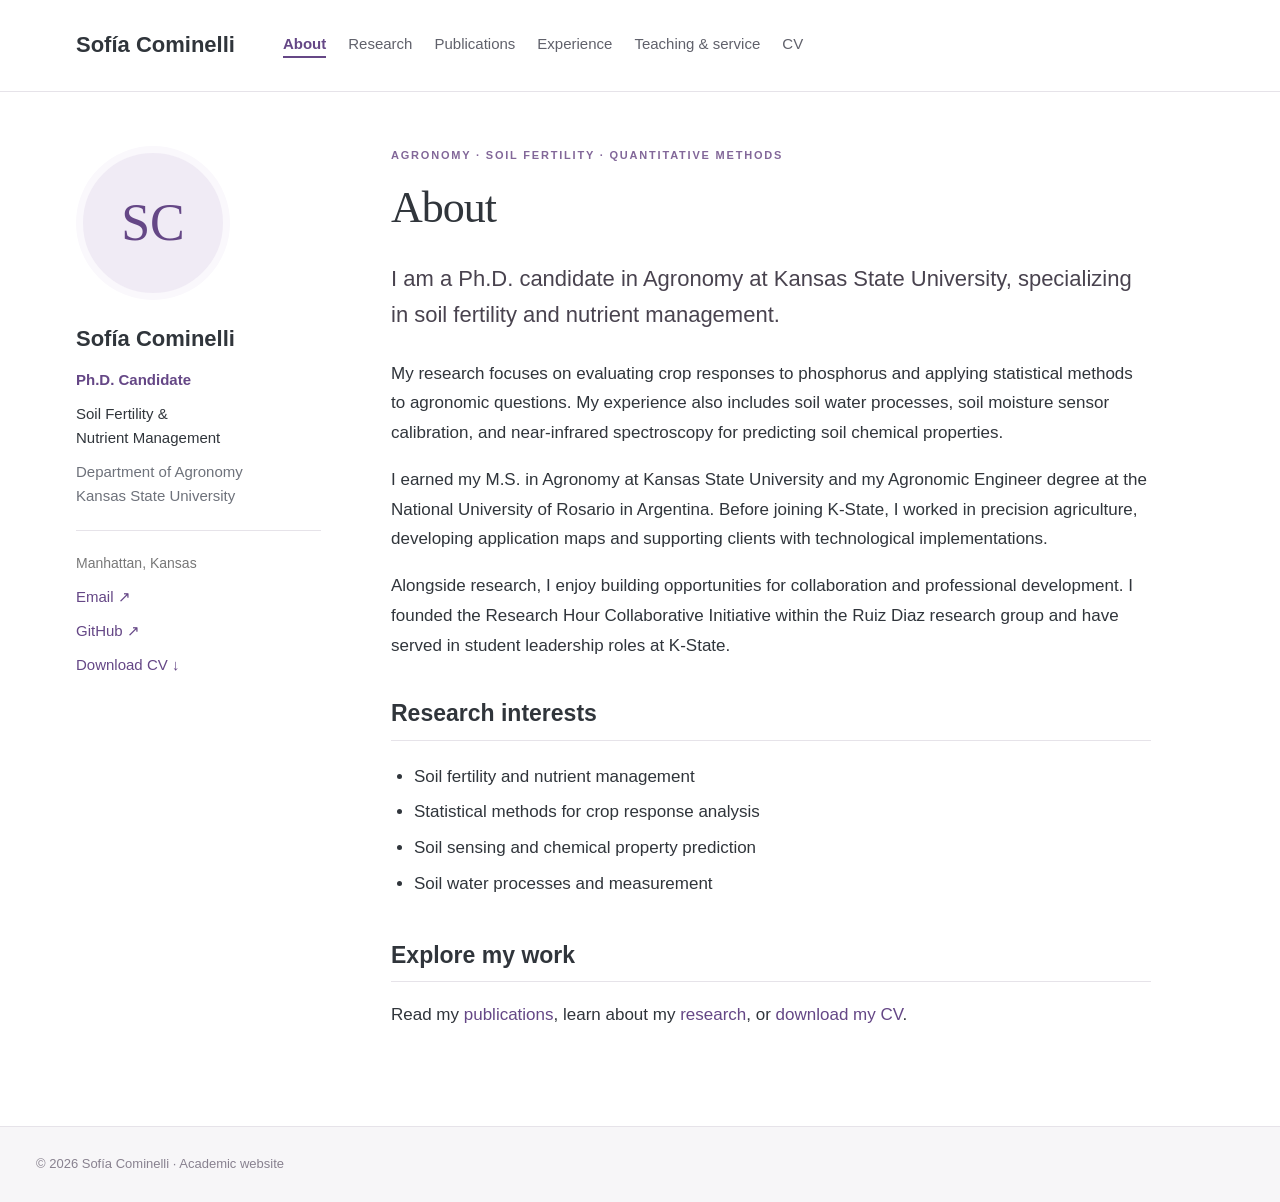
<file: index.html>
<!doctype html>
<html lang="en"><head><meta charset="utf-8"><meta name="viewport" content="width=device-width,initial-scale=1"><title>About — Sofía Cominelli</title><meta name="description" content="Sofía Cominelli — Ph.D. candidate in Agronomy at Kansas State University. Research in soil fertility, nutrient management, and quantitative methods."><link rel="stylesheet" href="assets/style.css"></head><body><a class="skip" href="#main">Skip to content</a><header><div class="top"><a class="brand" href="index.html">Sofía Cominelli</a><nav aria-label="Main navigation"><a href="index.html" aria-current="page">About</a><a href="research.html">Research</a><a href="publications.html">Publications</a><a href="experience.html">Experience</a><a href="teaching.html">Teaching & service</a><a href="cv.html">CV</a></nav></div></header><div class="layout"><aside><div class="monogram" aria-hidden="true">SC</div><h2>Sofía Cominelli</h2><p class="role">Ph.D. Candidate</p><p>Soil Fertility &amp;<br>Nutrient Management</p><p class="affiliation">Department of Agronomy<br>Kansas State University</p><div class="contact"><span>Manhattan, Kansas</span><a href="mailto:scominelli@ksu.edu">Email ↗</a><a href="https://github.com/SCominelli">GitHub ↗</a><a href="assets/CV_Sofia_Cominelli.pdf">Download CV ↓</a></div></aside><main id="main"><p class="eyebrow">Agronomy · Soil fertility · Quantitative methods</p><h1>About</h1><p class="intro">I am a Ph.D. candidate in Agronomy at Kansas State University, specializing in soil fertility and nutrient management.</p><p>My research focuses on evaluating crop responses to phosphorus and applying statistical methods to agronomic questions. My experience also includes soil water processes, soil moisture sensor calibration, and near-infrared spectroscopy for predicting soil chemical properties.</p><p>I earned my M.S. in Agronomy at Kansas State University and my Agronomic Engineer degree at the National University of Rosario in Argentina. Before joining K-State, I worked in precision agriculture, developing application maps and supporting clients with technological implementations.</p><p>Alongside research, I enjoy building opportunities for collaboration and professional development. I founded the Research Hour Collaborative Initiative within the Ruiz Diaz research group and have served in student leadership roles at K-State.</p><h2>Research interests</h2><ul class="interests"><li>Soil fertility and nutrient management</li><li>Statistical methods for crop response analysis</li><li>Soil sensing and chemical property prediction</li><li>Soil water processes and measurement</li></ul><h2>Explore my work</h2><p>Read my <a href="publications.html">publications</a>, learn about my <a href="research.html">research</a>, or <a href="assets/CV_Sofia_Cominelli.pdf">download my CV</a>.</p></main></div><footer>© 2026 Sofía Cominelli · Academic website</footer></body></html>
</file>
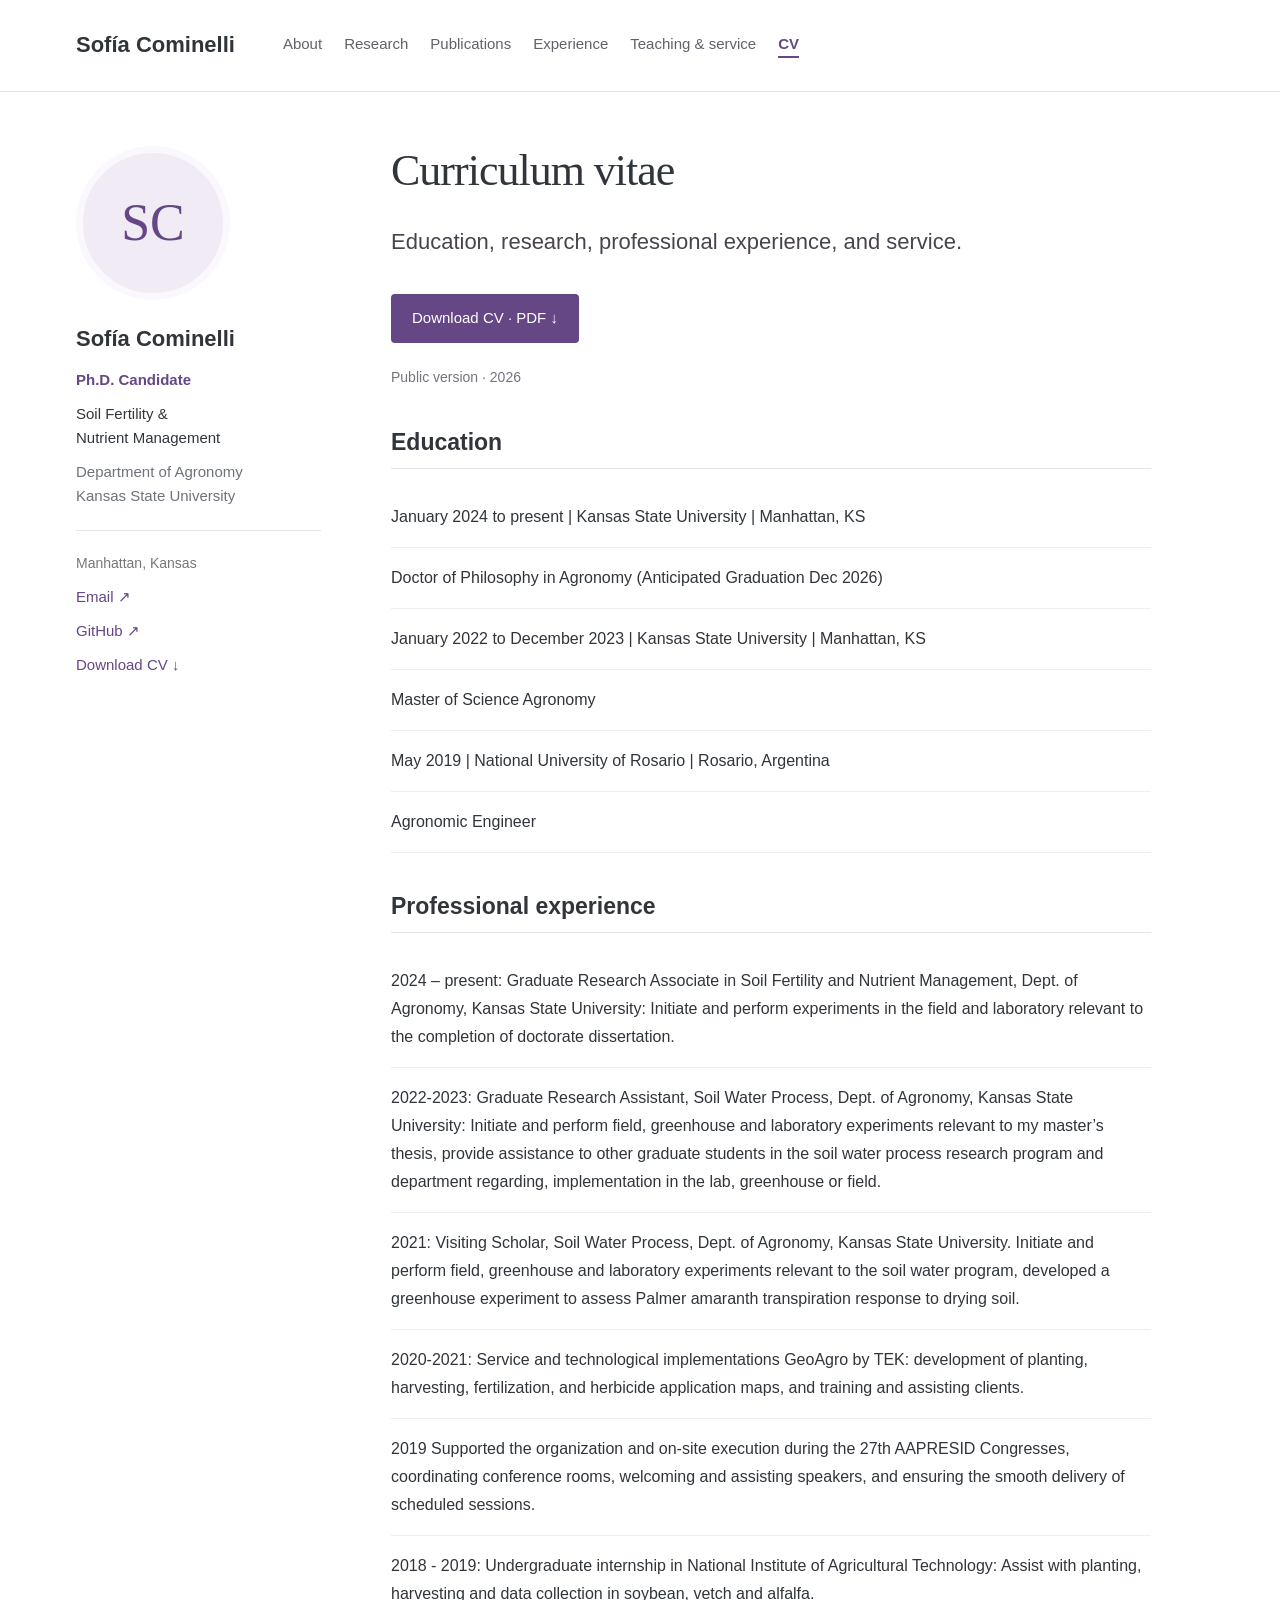
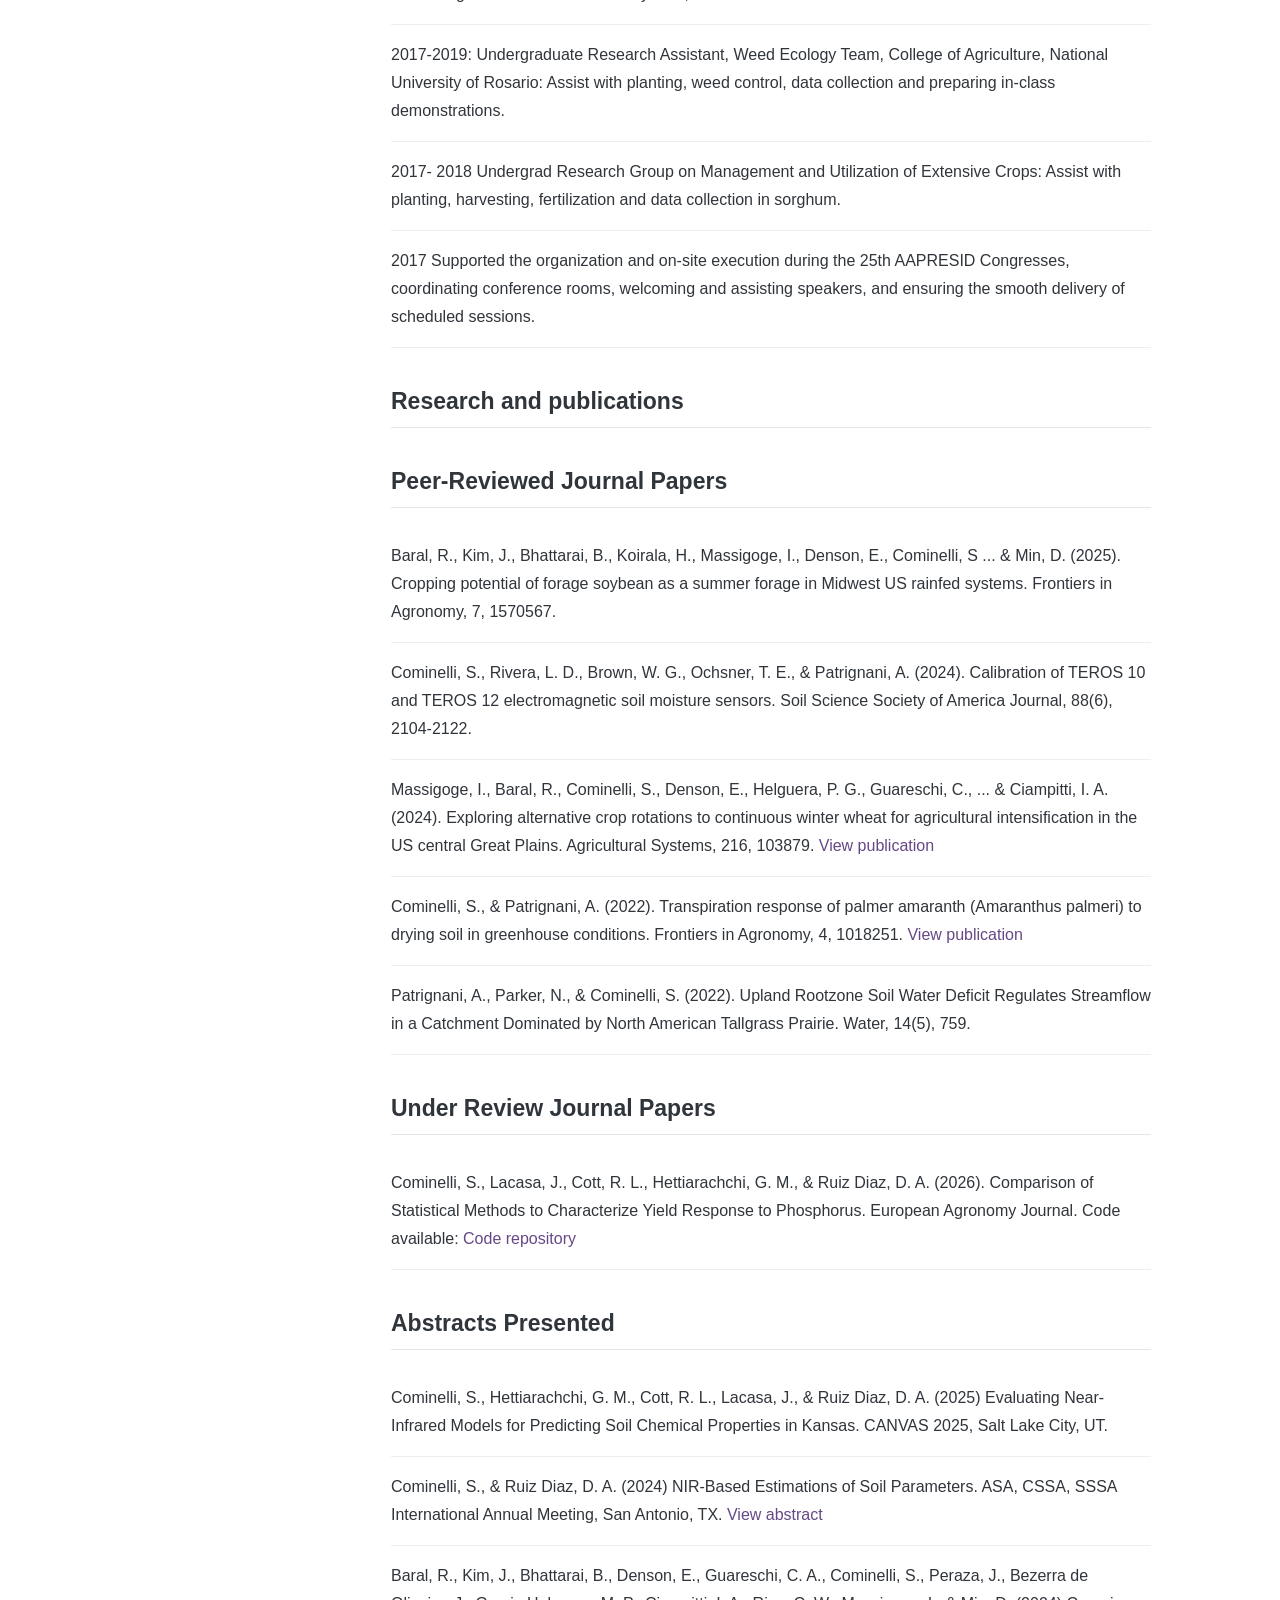
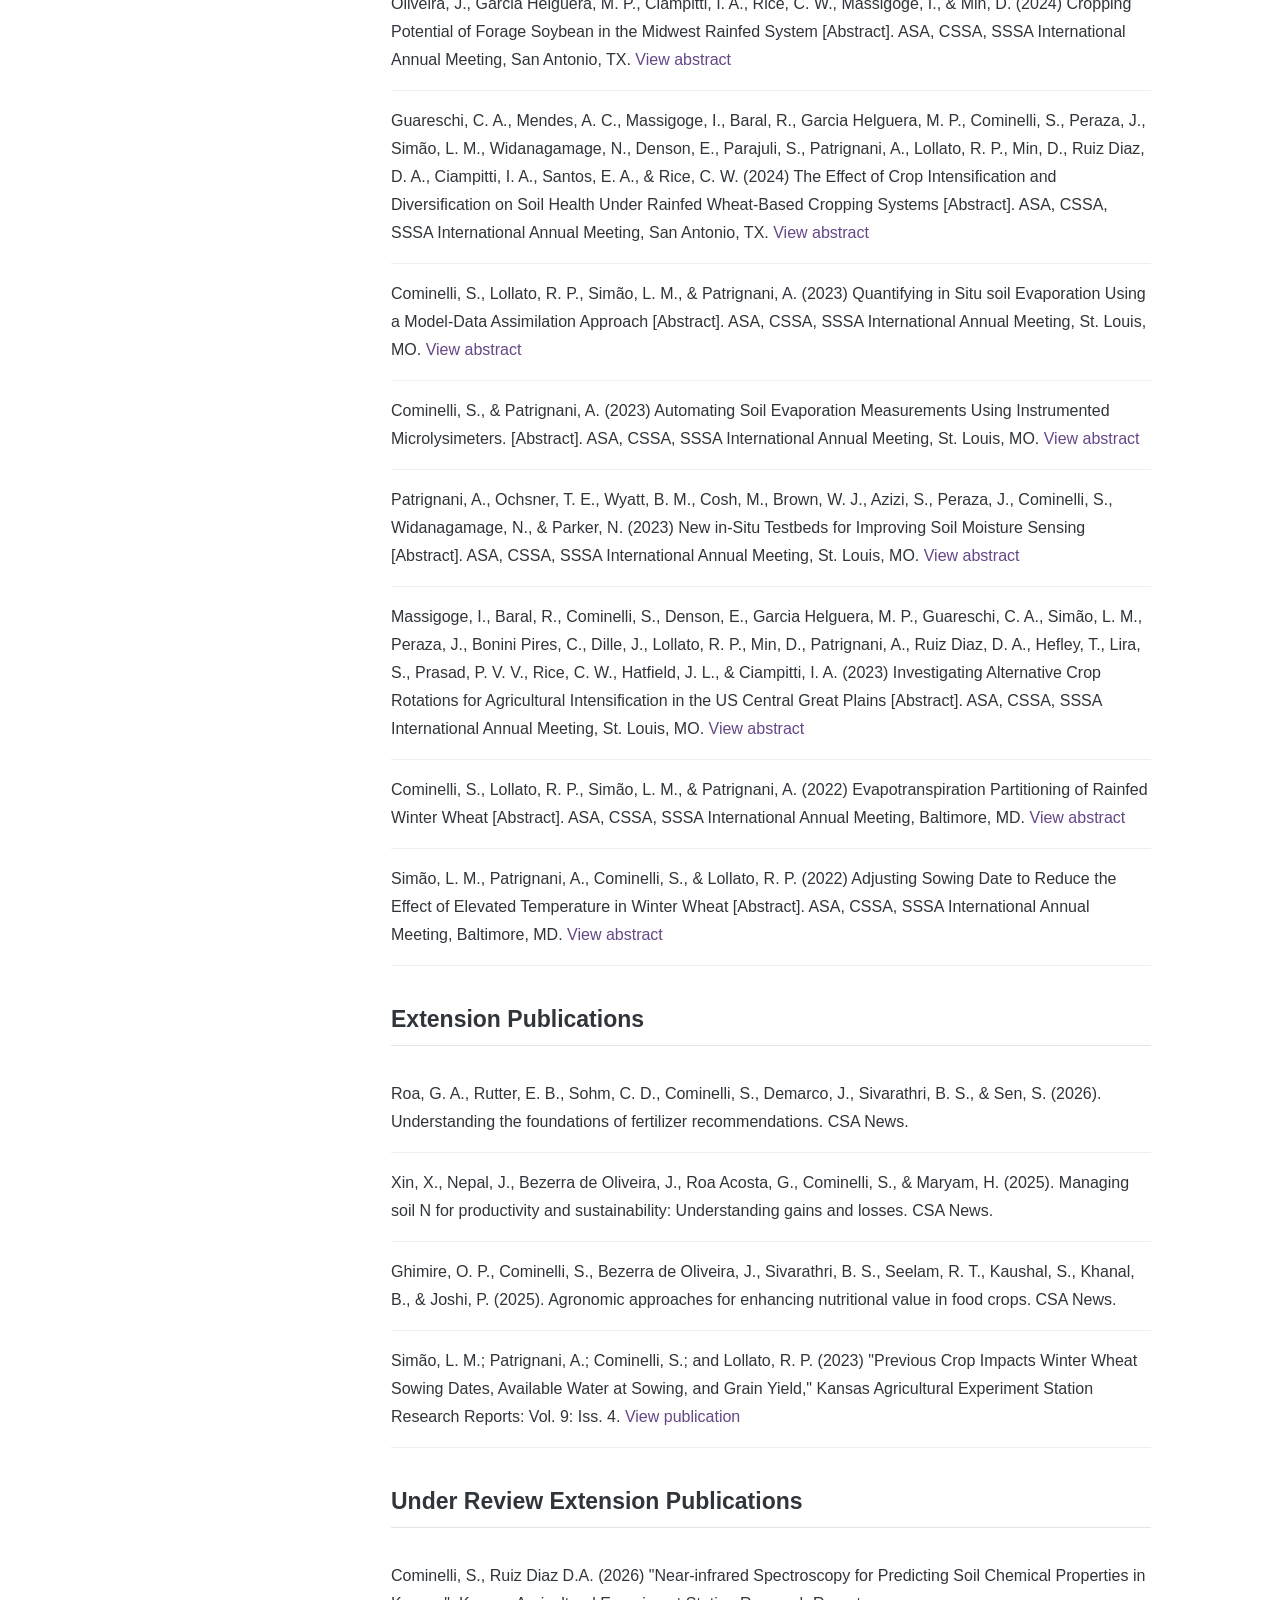
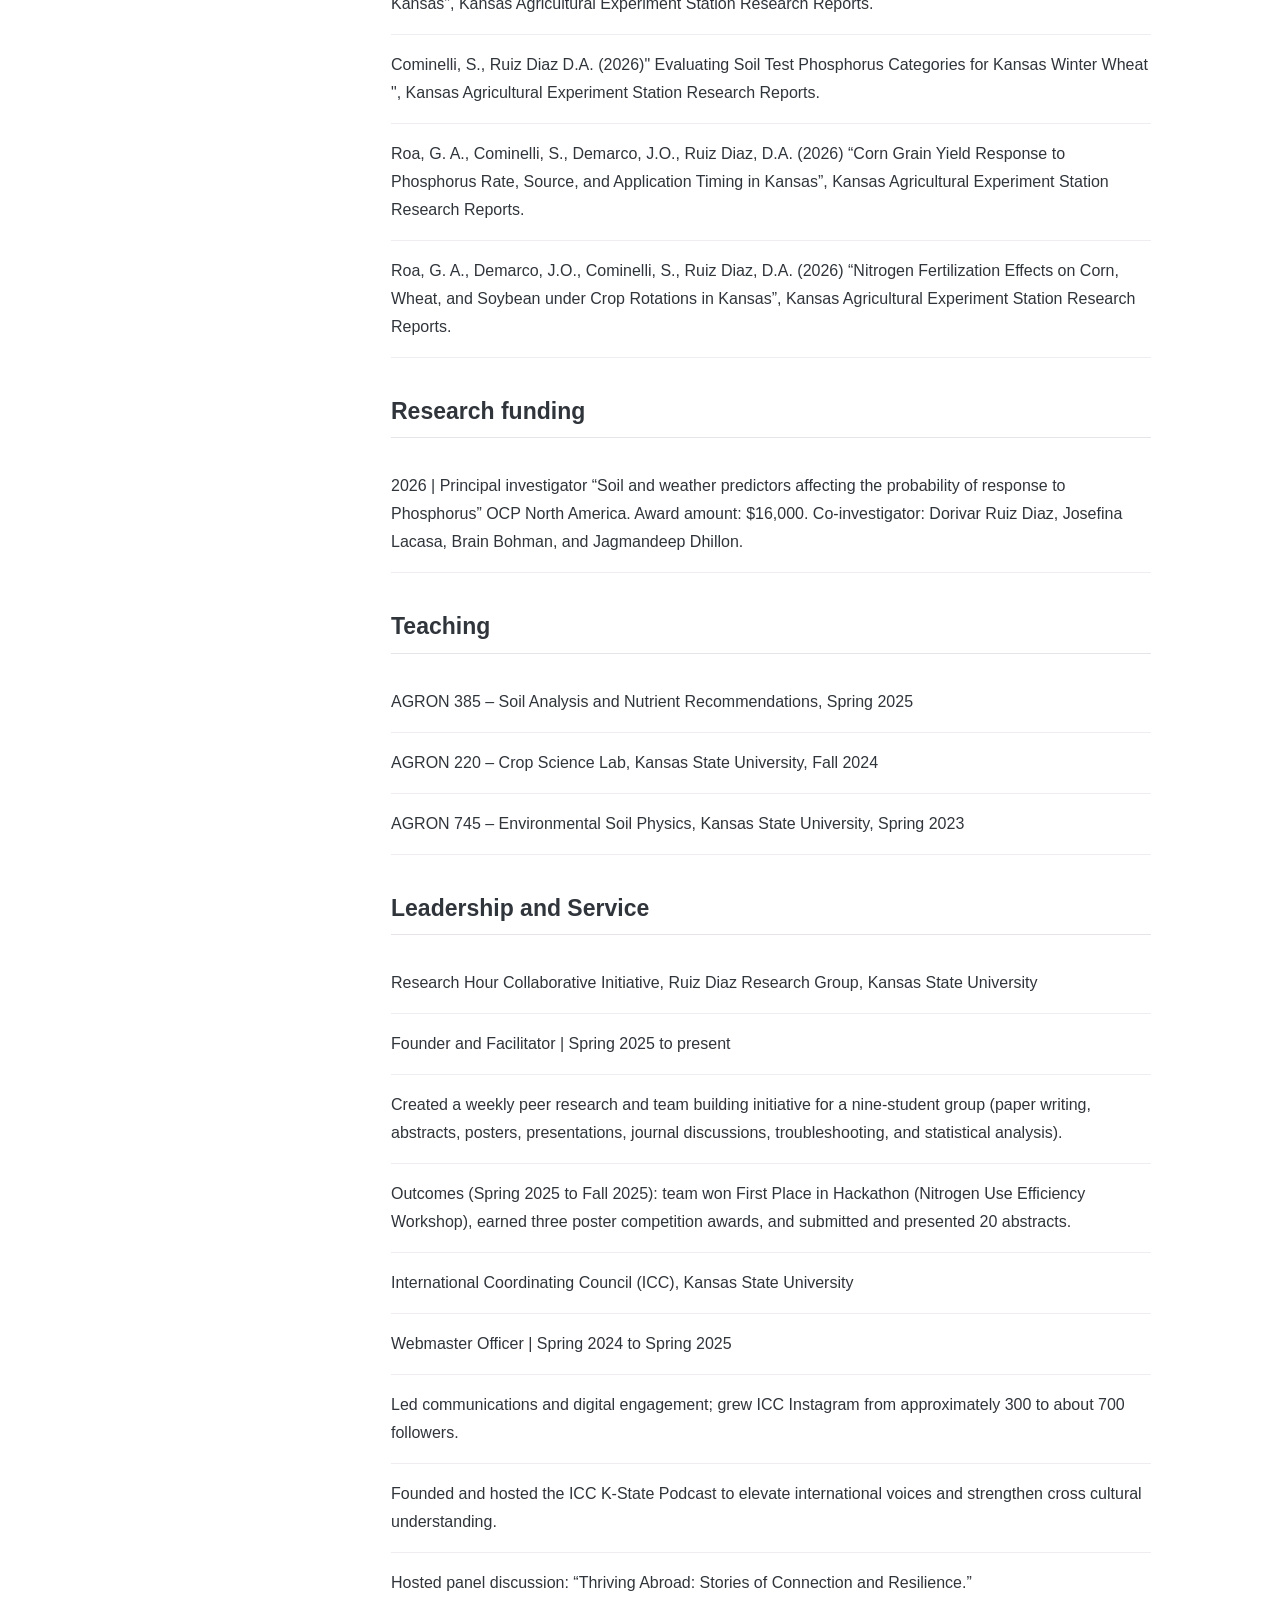
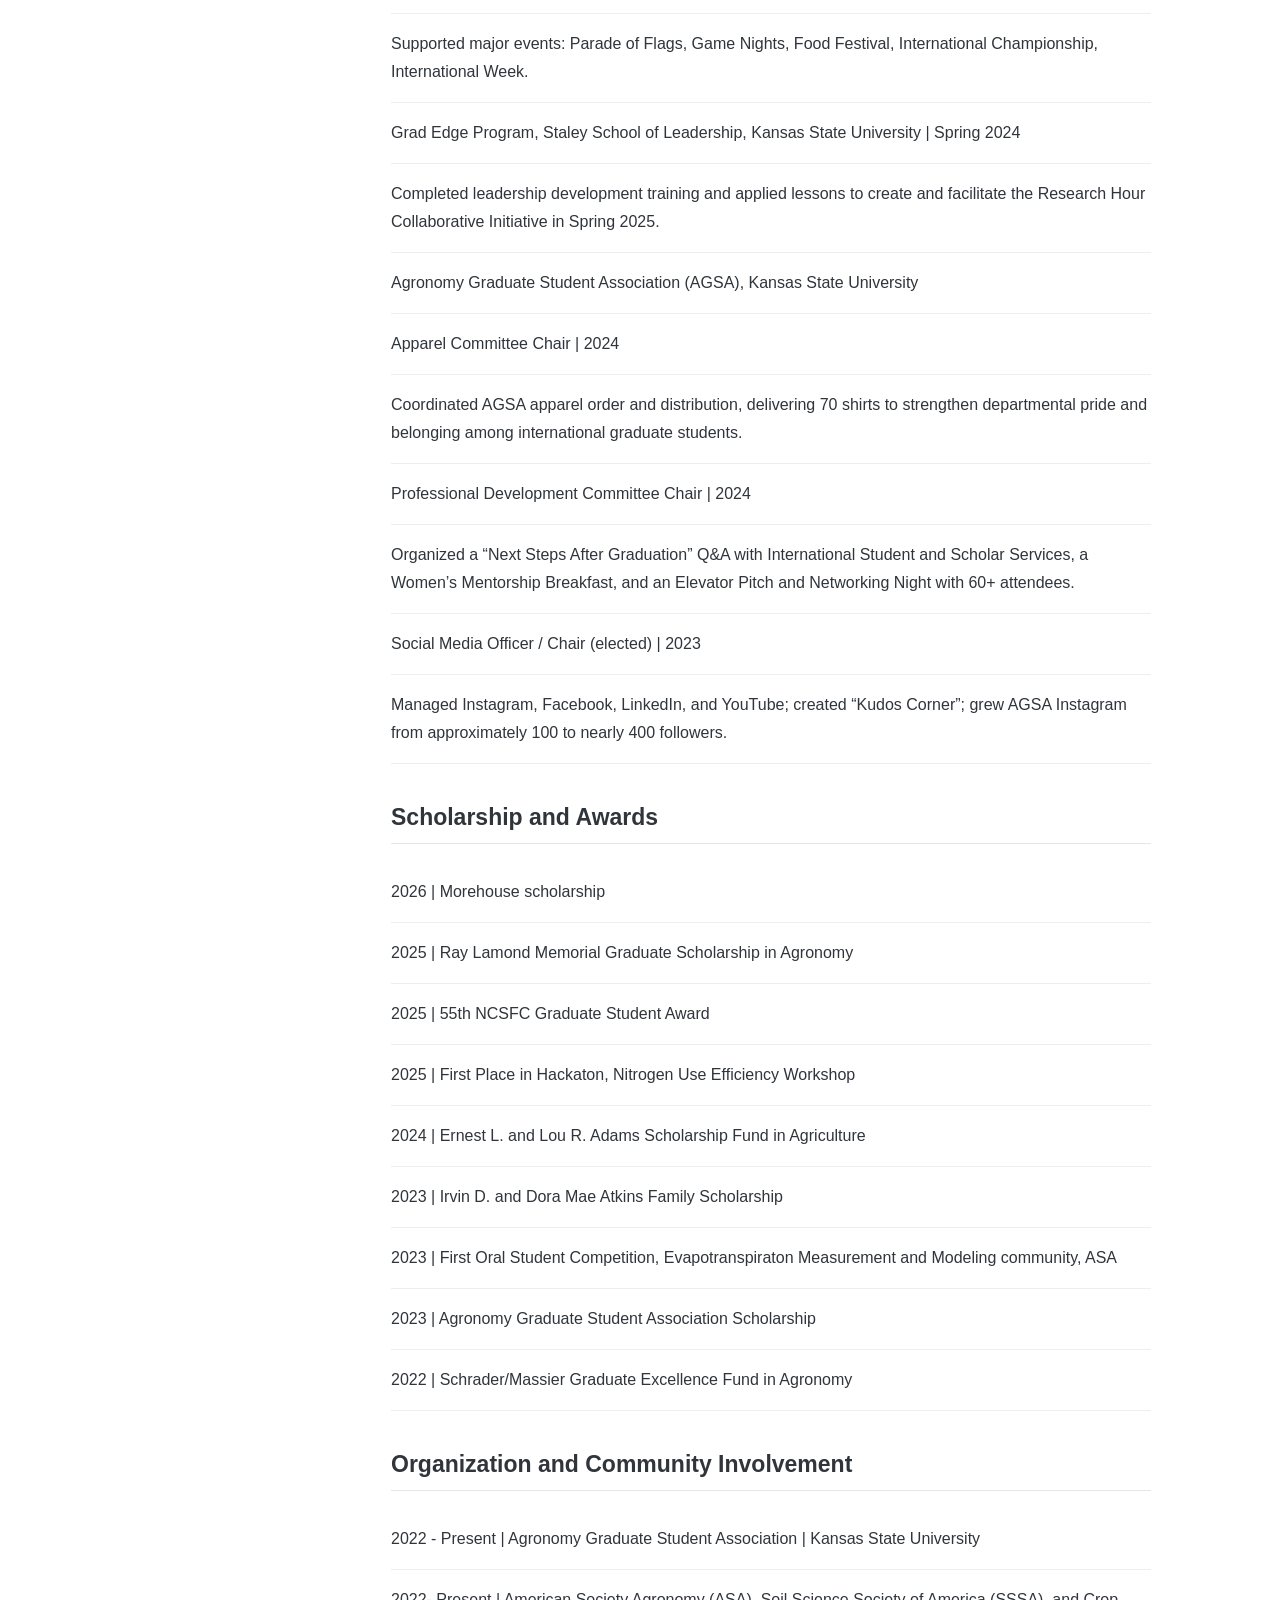
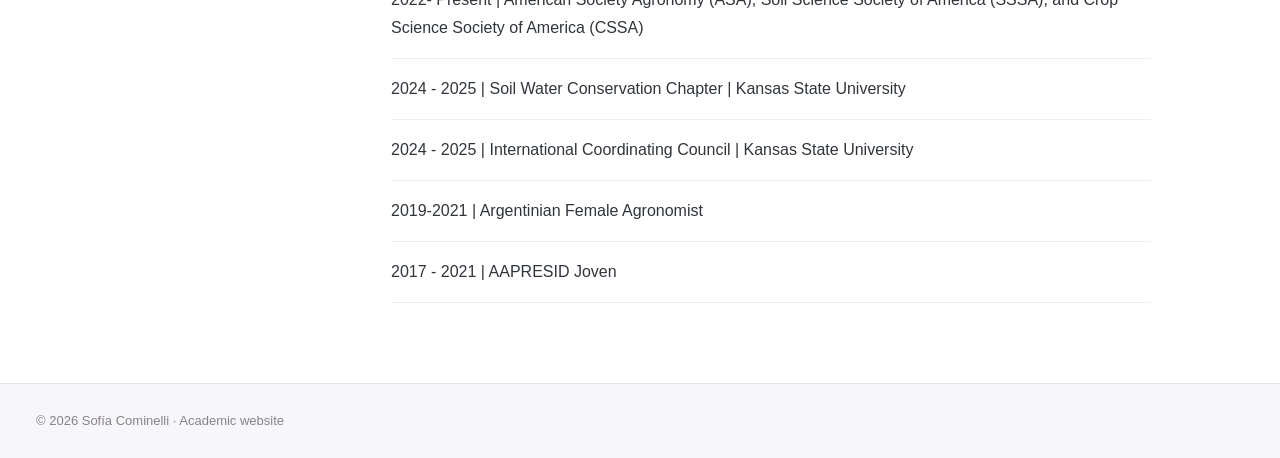
<file: cv.html>
<!doctype html>
<html lang="en"><head><meta charset="utf-8"><meta name="viewport" content="width=device-width,initial-scale=1"><title>CV — Sofía Cominelli</title><meta name="description" content="Sofía Cominelli — Ph.D. candidate in Agronomy at Kansas State University. Research in soil fertility, nutrient management, and quantitative methods."><link rel="stylesheet" href="assets/style.css"></head><body><a class="skip" href="#main">Skip to content</a><header><div class="top"><a class="brand" href="index.html">Sofía Cominelli</a><nav aria-label="Main navigation"><a href="index.html">About</a><a href="research.html">Research</a><a href="publications.html">Publications</a><a href="experience.html">Experience</a><a href="teaching.html">Teaching & service</a><a href="cv.html" aria-current="page">CV</a></nav></div></header><div class="layout"><aside><div class="monogram" aria-hidden="true">SC</div><h2>Sofía Cominelli</h2><p class="role">Ph.D. Candidate</p><p>Soil Fertility &amp;<br>Nutrient Management</p><p class="affiliation">Department of Agronomy<br>Kansas State University</p><div class="contact"><span>Manhattan, Kansas</span><a href="mailto:scominelli@ksu.edu">Email ↗</a><a href="https://github.com/SCominelli">GitHub ↗</a><a href="assets/CV_Sofia_Cominelli.pdf">Download CV ↓</a></div></aside><main id="main"><h1>Curriculum vitae</h1><p class="intro">Education, research, professional experience, and service.</p><a class="button" href="assets/CV_Sofia_Cominelli.pdf" download>Download CV · PDF ↓</a><p class="note">Public version · 2026</p><h2>Education</h2><p class="entry">January 2024 to present | Kansas State University | Manhattan, KS</p><p class="entry">Doctor of Philosophy in Agronomy (Anticipated Graduation Dec 2026)</p><p class="entry">January 2022 to December 2023 | Kansas State University | Manhattan, KS</p><p class="entry">Master of Science Agronomy</p><p class="entry">May 2019 | National University of Rosario | Rosario, Argentina</p><p class="entry">Agronomic Engineer</p><h2>Professional experience</h2><p class="entry">2024 – present: 	Graduate Research Associate in Soil Fertility and Nutrient Management, Dept. of Agronomy, Kansas State University: Initiate and perform experiments in the field and laboratory relevant to the completion of doctorate dissertation.</p><p class="entry">2022-2023: 	Graduate Research Assistant, Soil Water Process, Dept. of Agronomy, Kansas State University: Initiate and perform field, greenhouse and laboratory experiments relevant to my master’s thesis, provide assistance to other graduate students in the soil water process research program and department regarding, implementation in the lab, greenhouse or field.</p><p class="entry">2021: 	Visiting Scholar, Soil Water Process, Dept. of Agronomy, Kansas State University. Initiate and perform field, greenhouse and laboratory experiments relevant to the soil water program, developed a greenhouse experiment to assess Palmer amaranth transpiration response to drying soil.</p><p class="entry">2020-2021:		Service and technological implementations GeoAgro by TEK:  development of planting, harvesting, fertilization, and herbicide application maps, and training and assisting clients.</p><p class="entry">2019 	Supported the organization and on-site execution during the 27th AAPRESID Congresses, coordinating conference rooms, welcoming and assisting speakers, and ensuring the smooth delivery of scheduled sessions.</p><p class="entry">2018 - 2019: 	Undergraduate internship in National Institute of Agricultural Technology: Assist with planting, harvesting and data collection in soybean, vetch and alfalfa.</p><p class="entry">2017-2019: 	Undergraduate Research Assistant, Weed Ecology Team, College of Agriculture, National University of Rosario: Assist with planting, weed control, data collection and preparing in-class demonstrations.</p><p class="entry">2017- 2018	Undergrad Research Group on Management and Utilization of Extensive Crops: Assist with planting, harvesting, fertilization and data collection in sorghum.</p><p class="entry">2017	Supported the organization and on-site execution during the 25th AAPRESID Congresses, coordinating conference rooms, welcoming and assisting speakers, and ensuring the smooth delivery of scheduled sessions.</p><h2>Research and publications</h2><h2>Peer-Reviewed Journal Papers</h2><p class="entry">Baral, R., Kim, J., Bhattarai, B., Koirala, H., Massigoge, I., Denson, E., Cominelli, S ... &amp; Min, D. (2025). Cropping potential of forage soybean as a summer forage in Midwest US rainfed systems. Frontiers in Agronomy, 7, 1570567.</p><p class="entry">Cominelli, S., Rivera, L. D., Brown, W. G., Ochsner, T. E., &amp; Patrignani, A. (2024). Calibration of TEROS 10 and TEROS 12 electromagnetic soil moisture sensors. Soil Science Society of America Journal, 88(6), 2104-2122.</p><p class="entry">Massigoge, I., Baral, R., Cominelli, S., Denson, E., Helguera, P. G., Guareschi, C., ... &amp; Ciampitti, I. A. (2024). Exploring alternative crop rotations to continuous winter wheat for agricultural intensification in the US central Great Plains. Agricultural Systems, 216, 103879. <a href="https://doi.org/10.1016/j.agsy.2024.103879">View publication</a></p><p class="entry">Cominelli, S., &amp; Patrignani, A. (2022). Transpiration response of palmer amaranth (Amaranthus palmeri) to drying soil in greenhouse conditions. Frontiers in Agronomy, 4, 1018251. <a href="https://doi.org/10.3389/fagro.2022.1018251">View publication</a></p><p class="entry">Patrignani, A., Parker, N., &amp; Cominelli, S. (2022). Upland Rootzone Soil Water Deficit Regulates Streamflow in a Catchment Dominated by North American Tallgrass Prairie. Water, 14(5), 759.</p><h2>Under Review Journal Papers</h2><p class="entry">Cominelli, S., Lacasa, J., Cott, R. L., Hettiarachchi, G. M., &amp; Ruiz Diaz, D. A. (2026). Comparison of Statistical Methods to Characterize Yield Response to Phosphorus. European Agronomy Journal. Code available: <a href="https://github.com/SCominelli/Comparison-of-Statistical-Methods-to-Characterize-Yield-Response-to-Phosphorus-Simulation-Code">Code repository</a></p><h2>Abstracts Presented</h2><p class="entry">Cominelli, S., Hettiarachchi, G. M., Cott, R. L., Lacasa, J., &amp; Ruiz Diaz, D. A. (2025) Evaluating Near-Infrared Models for Predicting Soil Chemical Properties in Kansas. CANVAS 2025, Salt Lake City, UT.</p><p class="entry">Cominelli, S., &amp; Ruiz Diaz, D. A. (2024) NIR-Based Estimations of Soil Parameters. ASA, CSSA, SSSA International Annual Meeting, San Antonio, TX. <a href="https://scisoc.confex.com/scisoc/2024am/meetingapp.cgi/Paper/160540">View abstract</a></p><p class="entry">Baral, R., Kim, J., Bhattarai, B., Denson, E., Guareschi, C. A., Cominelli, S., Peraza, J., Bezerra de Oliveira, J., Garcia Helguera, M. P., Ciampitti, I. A., Rice, C. W., Massigoge, I., &amp; Min, D. (2024) Cropping Potential of Forage Soybean in the Midwest Rainfed System [Abstract]. ASA, CSSA, SSSA International Annual Meeting, San Antonio, TX. <a href="https://scisoc.confex.com/scisoc/2024am/meetingapp.cgi/Paper/160500">View abstract</a></p><p class="entry">Guareschi, C. A., Mendes, A. C., Massigoge, I., Baral, R., Garcia Helguera, M. P., Cominelli, S., Peraza, J., Simão, L. M., Widanagamage, N., Denson, E., Parajuli, S., Patrignani, A., Lollato, R. P., Min, D., Ruiz Diaz, D. A., Ciampitti, I. A., Santos, E. A., &amp; Rice, C. W. (2024) The Effect of Crop Intensification and Diversification on Soil Health Under Rainfed Wheat-Based Cropping Systems [Abstract]. ASA, CSSA, SSSA International Annual Meeting, San Antonio, TX. <a href="https://scisoc.confex.com/scisoc/2024am/meetingapp.cgi/Paper/158835">View abstract</a></p><p class="entry">Cominelli, S., Lollato, R. P., Simão, L. M., &amp; Patrignani, A. (2023) Quantifying in Situ soil Evaporation Using a Model-Data Assimilation Approach [Abstract]. ASA, CSSA, SSSA International Annual Meeting, St. Louis, MO. <a href="https://scisoc.confex.com/scisoc/2023am/meetingapp.cgi/Paper/150908">View abstract</a></p><p class="entry">Cominelli, S., &amp; Patrignani, A. (2023) Automating Soil Evaporation Measurements Using Instrumented Microlysimeters. [Abstract]. ASA, CSSA, SSSA International Annual Meeting, St. Louis, MO. <a href="https://scisoc.confex.com/scisoc/2023am/meetingapp.cgi/Paper/150968">View abstract</a></p><p class="entry">Patrignani, A., Ochsner, T. E., Wyatt, B. M., Cosh, M., Brown, W. J., Azizi, S., Peraza, J., Cominelli, S., Widanagamage, N., &amp; Parker, N. (2023) New in-Situ Testbeds for Improving Soil Moisture Sensing [Abstract]. ASA, CSSA, SSSA International Annual Meeting, St. Louis, MO. <a href="https://scisoc.confex.com/scisoc/2023am/meetingapp.cgi/Paper/152761">View abstract</a></p><p class="entry">Massigoge, I., Baral, R., Cominelli, S., Denson, E., Garcia Helguera, M. P., Guareschi, C. A., Simão, L. M., Peraza, J., Bonini Pires, C., Dille, J., Lollato, R. P., Min, D., Patrignani, A., Ruiz Diaz, D. A., Hefley, T., Lira, S., Prasad, P. V. V., Rice, C. W., Hatfield, J. L., &amp; Ciampitti, I. A. (2023) Investigating Alternative Crop Rotations for Agricultural Intensification in the US Central Great Plains [Abstract]. ASA, CSSA, SSSA International Annual Meeting, St. Louis, MO. <a href="https://scisoc.confex.com/scisoc/2023am/meetingapp.cgi/Paper/148585">View abstract</a></p><p class="entry">Cominelli, S., Lollato, R. P., Simão, L. M., &amp; Patrignani, A. (2022) Evapotranspiration Partitioning of Rainfed Winter Wheat [Abstract]. ASA, CSSA, SSSA International Annual Meeting, Baltimore, MD. <a href="https://scisoc.confex.com/scisoc/2022am/meetingapp.cgi/Paper/143295">View abstract</a></p><p class="entry">Simão, L. M., Patrignani, A., Cominelli, S., &amp; Lollato, R. P. (2022) Adjusting Sowing Date to Reduce the Effect of Elevated Temperature in Winter Wheat [Abstract]. ASA, CSSA, SSSA International Annual Meeting, Baltimore, MD. <a href="https://scisoc.confex.com/scisoc/2022am/meetingapp.cgi/Paper/141850">View abstract</a></p><h2>Extension Publications</h2><p class="entry">Roa, G. A., Rutter, E. B., Sohm, C. D., Cominelli, S., Demarco, J., Sivarathri, B. S., &amp; Sen, S. (2026). Understanding the foundations of fertilizer recommendations. CSA News.</p><p class="entry">Xin, X., Nepal, J., Bezerra de Oliveira, J., Roa Acosta, G., Cominelli, S., &amp; Maryam, H. (2025). Managing soil N for productivity and sustainability: Understanding gains and losses. CSA News.</p><p class="entry">Ghimire, O. P., Cominelli, S., Bezerra de Oliveira, J., Sivarathri, B. S., Seelam, R. T., Kaushal, S., Khanal, B., &amp; Joshi, P. (2025). Agronomic approaches for enhancing nutritional value in food crops. CSA News.</p><p class="entry">Simão, L. M.; Patrignani, A.; Cominelli, S.; and Lollato, R. P. (2023) &quot;Previous Crop Impacts Winter Wheat Sowing Dates, Available Water at Sowing, and Grain Yield,&quot; Kansas Agricultural Experiment Station Research Reports: Vol. 9: Iss. 4. <a href="https://doi.org/10.4148/2378-5977.8473">View publication</a></p><h2>Under Review Extension Publications</h2><p class="entry">Cominelli, S., Ruiz Diaz D.A. (2026) &quot;Near-infrared Spectroscopy for Predicting Soil Chemical Properties in Kansas&quot;, Kansas Agricultural Experiment Station Research Reports.</p><p class="entry">Cominelli, S., Ruiz Diaz D.A. (2026)&quot; Evaluating Soil Test Phosphorus Categories for Kansas Winter Wheat &quot;, Kansas Agricultural Experiment Station Research Reports.</p><p class="entry">Roa, G. A., Cominelli, S., Demarco, J.O., Ruiz Diaz, D.A. (2026) “Corn Grain Yield Response to Phosphorus Rate, Source, and Application Timing in Kansas”, Kansas Agricultural Experiment Station Research Reports.</p><p class="entry">Roa, G. A., Demarco, J.O., Cominelli, S., Ruiz Diaz, D.A. (2026) “Nitrogen Fertilization Effects on Corn, Wheat, and Soybean under Crop Rotations in Kansas”, Kansas Agricultural Experiment Station Research Reports.</p><h2>Research funding</h2><p class="entry">2026 | Principal investigator “Soil and weather predictors affecting the probability of response to Phosphorus” OCP North America. Award amount: $16,000. Co-investigator: Dorivar Ruiz Diaz, Josefina Lacasa, Brain Bohman, and Jagmandeep Dhillon.</p><h2>Teaching</h2><p class="entry">AGRON 385 – Soil Analysis and Nutrient Recommendations, Spring 2025</p><p class="entry">AGRON 220 – Crop Science Lab, Kansas State University, Fall 2024</p><p class="entry">AGRON 745 – Environmental Soil Physics, Kansas State University, Spring 2023</p><h2>Leadership and Service</h2><p class="entry">Research Hour Collaborative Initiative, Ruiz Diaz Research Group, Kansas State University</p><p class="entry">Founder and Facilitator | Spring 2025 to present</p><p class="entry">Created a weekly peer research and team building initiative for a nine-student group (paper writing, abstracts, posters, presentations, journal discussions, troubleshooting, and statistical analysis).</p><p class="entry">Outcomes (Spring 2025 to Fall 2025): team won First Place in Hackathon (Nitrogen Use Efficiency Workshop), earned three poster competition awards, and submitted and presented 20 abstracts.</p><p class="entry">International Coordinating Council (ICC), Kansas State University</p><p class="entry">Webmaster Officer | Spring 2024 to Spring 2025</p><p class="entry">Led communications and digital engagement; grew ICC Instagram from approximately 300 to about 700 followers.</p><p class="entry">Founded and hosted the ICC K-State Podcast to elevate international voices and strengthen cross cultural understanding.</p><p class="entry">Hosted panel discussion: “Thriving Abroad: Stories of Connection and Resilience.”</p><p class="entry">Supported major events: Parade of Flags, Game Nights, Food Festival, International Championship, International Week.</p><p class="entry">Grad Edge Program, Staley School of Leadership, Kansas State University | Spring 2024</p><p class="entry">Completed leadership development training and applied lessons to create and facilitate the Research Hour Collaborative Initiative in Spring 2025.</p><p class="entry">Agronomy Graduate Student Association (AGSA), Kansas State University</p><p class="entry">Apparel Committee Chair | 2024</p><p class="entry">Coordinated AGSA apparel order and distribution, delivering 70 shirts to strengthen departmental pride and belonging among international graduate students.</p><p class="entry">Professional Development Committee Chair | 2024</p><p class="entry">Organized a “Next Steps After Graduation” Q&amp;A with International Student and Scholar Services, a Women’s Mentorship Breakfast, and an Elevator Pitch and Networking Night with 60+ attendees.</p><p class="entry">Social Media Officer / Chair (elected) | 2023</p><p class="entry">Managed Instagram, Facebook, LinkedIn, and YouTube; created “Kudos Corner”; grew AGSA Instagram from approximately 100 to nearly 400 followers.</p><h2>Scholarship and Awards</h2><p class="entry">2026 | Morehouse scholarship</p><p class="entry">2025 | Ray Lamond Memorial Graduate Scholarship in Agronomy</p><p class="entry">2025 | 55th NCSFC Graduate Student Award</p><p class="entry">2025 | First Place in Hackaton, Nitrogen Use Efficiency Workshop</p><p class="entry">2024 | Ernest L. and Lou R. Adams Scholarship Fund in Agriculture</p><p class="entry">2023 | Irvin D. and Dora Mae Atkins Family Scholarship</p><p class="entry">2023 | First Oral Student Competition, Evapotranspiraton Measurement and Modeling community, ASA</p><p class="entry">2023 | Agronomy Graduate Student Association Scholarship</p><p class="entry">2022 | Schrader/Massier Graduate Excellence Fund in Agronomy</p><h2>Organization and Community Involvement</h2><p class="entry">2022 - Present | Agronomy Graduate Student Association | Kansas State University</p><p class="entry">2022- Present | American Society Agronomy (ASA), Soil Science Society of America (SSSA), and Crop Science Society of America (CSSA)</p><p class="entry">2024 - 2025 | Soil Water Conservation Chapter | Kansas State University</p><p class="entry">2024 - 2025 | International Coordinating Council | Kansas State University</p><p class="entry">2019-2021 | Argentinian Female Agronomist</p><p class="entry">2017 - 2021 | AAPRESID Joven</p></main></div><footer>© 2026 Sofía Cominelli · Academic website</footer></body></html>
</file>
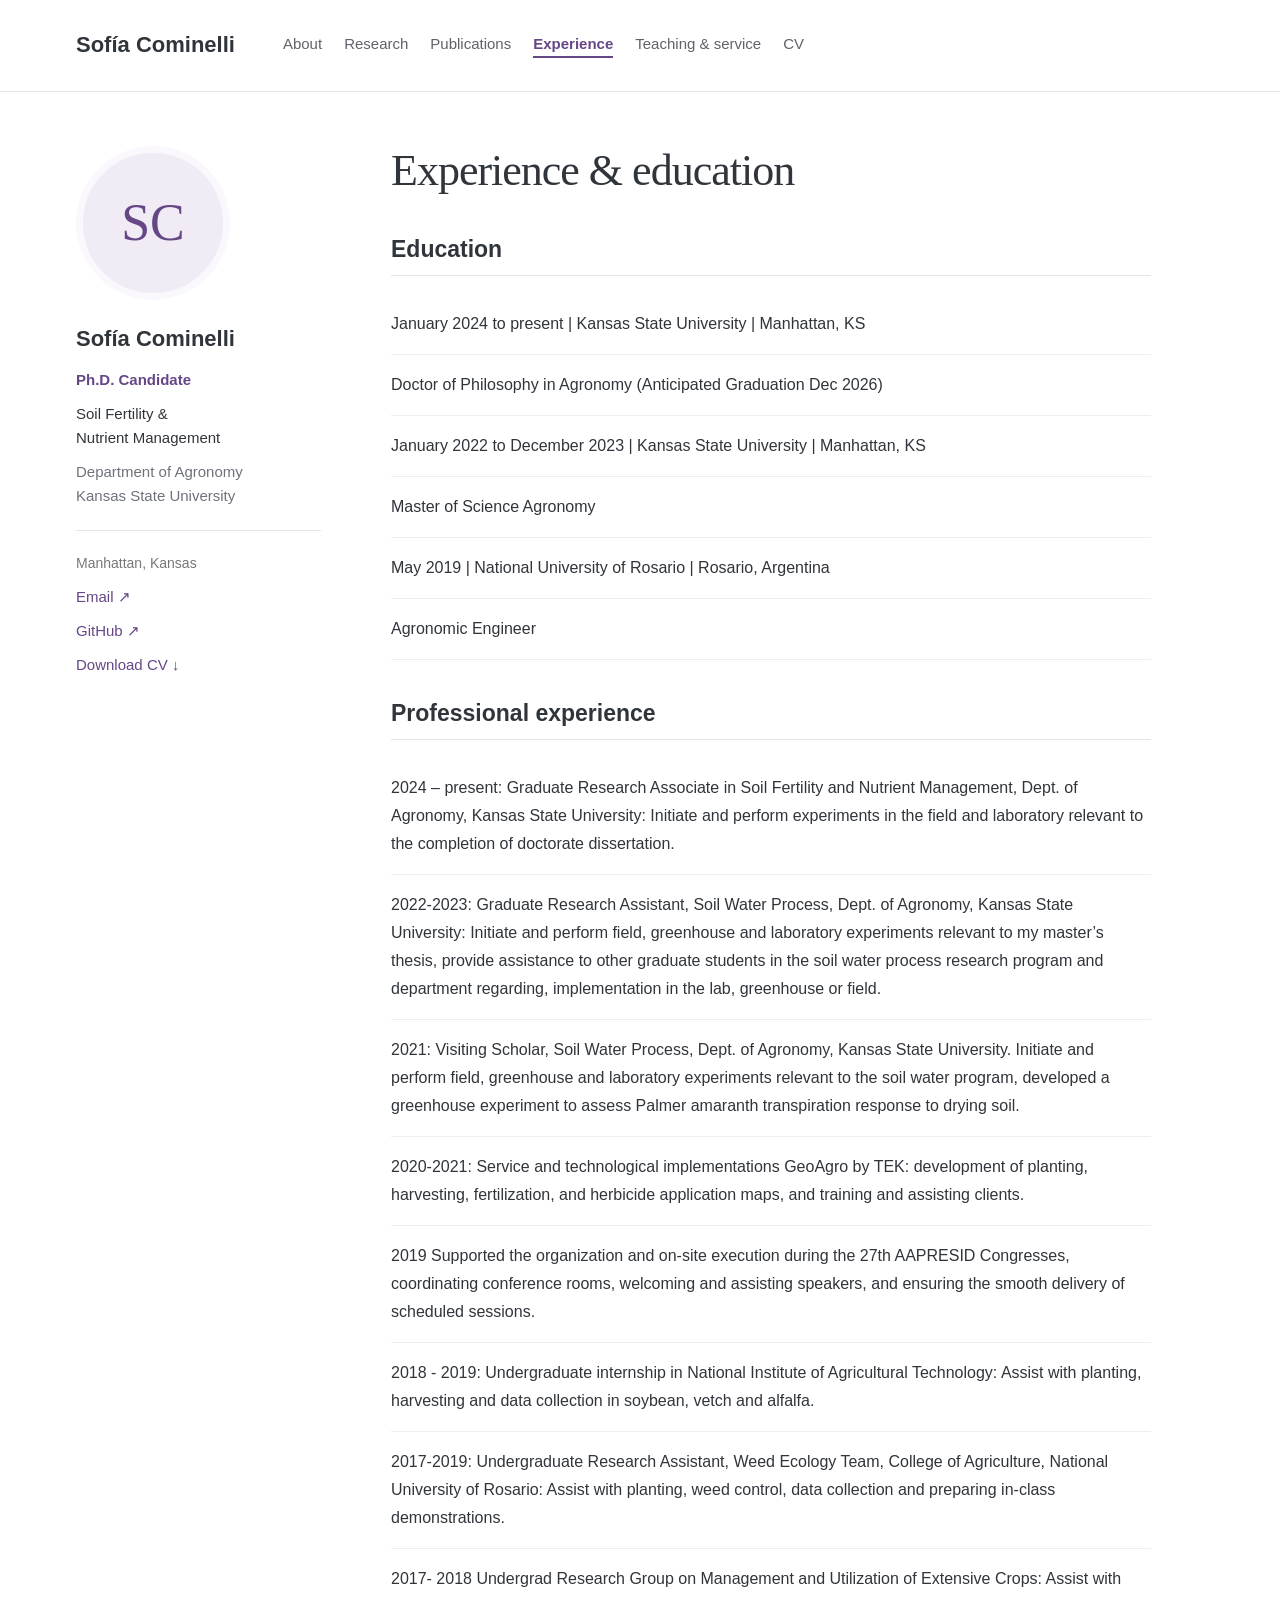
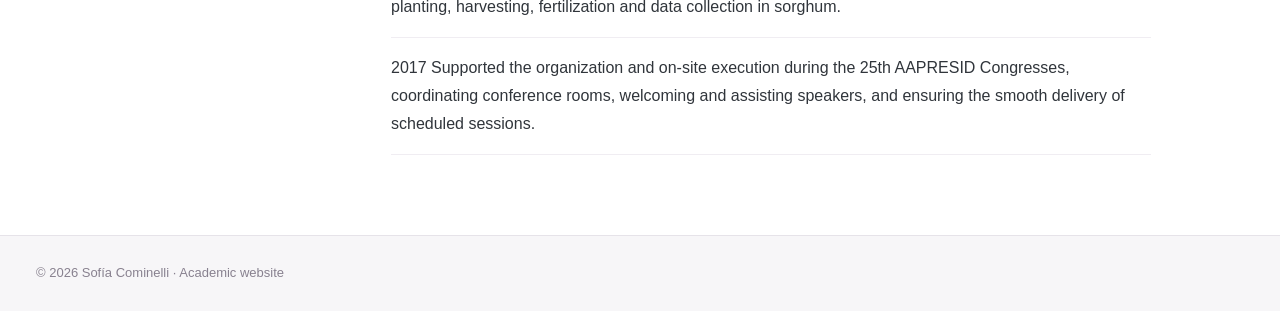
<file: experience.html>
<!doctype html>
<html lang="en"><head><meta charset="utf-8"><meta name="viewport" content="width=device-width,initial-scale=1"><title>Experience — Sofía Cominelli</title><meta name="description" content="Sofía Cominelli — Ph.D. candidate in Agronomy at Kansas State University. Research in soil fertility, nutrient management, and quantitative methods."><link rel="stylesheet" href="assets/style.css"></head><body><a class="skip" href="#main">Skip to content</a><header><div class="top"><a class="brand" href="index.html">Sofía Cominelli</a><nav aria-label="Main navigation"><a href="index.html">About</a><a href="research.html">Research</a><a href="publications.html">Publications</a><a href="experience.html" aria-current="page">Experience</a><a href="teaching.html">Teaching & service</a><a href="cv.html">CV</a></nav></div></header><div class="layout"><aside><div class="monogram" aria-hidden="true">SC</div><h2>Sofía Cominelli</h2><p class="role">Ph.D. Candidate</p><p>Soil Fertility &amp;<br>Nutrient Management</p><p class="affiliation">Department of Agronomy<br>Kansas State University</p><div class="contact"><span>Manhattan, Kansas</span><a href="mailto:scominelli@ksu.edu">Email ↗</a><a href="https://github.com/SCominelli">GitHub ↗</a><a href="assets/CV_Sofia_Cominelli.pdf">Download CV ↓</a></div></aside><main id="main"><h1>Experience & education</h1><h2>Education</h2><p class="entry">January 2024 to present | Kansas State University | Manhattan, KS</p><p class="entry">Doctor of Philosophy in Agronomy (Anticipated Graduation Dec 2026)</p><p class="entry">January 2022 to December 2023 | Kansas State University | Manhattan, KS</p><p class="entry">Master of Science Agronomy</p><p class="entry">May 2019 | National University of Rosario | Rosario, Argentina</p><p class="entry">Agronomic Engineer</p><h2>Professional experience</h2><p class="entry">2024 – present: 	Graduate Research Associate in Soil Fertility and Nutrient Management, Dept. of Agronomy, Kansas State University: Initiate and perform experiments in the field and laboratory relevant to the completion of doctorate dissertation.</p><p class="entry">2022-2023: 	Graduate Research Assistant, Soil Water Process, Dept. of Agronomy, Kansas State University: Initiate and perform field, greenhouse and laboratory experiments relevant to my master’s thesis, provide assistance to other graduate students in the soil water process research program and department regarding, implementation in the lab, greenhouse or field.</p><p class="entry">2021: 	Visiting Scholar, Soil Water Process, Dept. of Agronomy, Kansas State University. Initiate and perform field, greenhouse and laboratory experiments relevant to the soil water program, developed a greenhouse experiment to assess Palmer amaranth transpiration response to drying soil.</p><p class="entry">2020-2021:		Service and technological implementations GeoAgro by TEK:  development of planting, harvesting, fertilization, and herbicide application maps, and training and assisting clients.</p><p class="entry">2019 	Supported the organization and on-site execution during the 27th AAPRESID Congresses, coordinating conference rooms, welcoming and assisting speakers, and ensuring the smooth delivery of scheduled sessions.</p><p class="entry">2018 - 2019: 	Undergraduate internship in National Institute of Agricultural Technology: Assist with planting, harvesting and data collection in soybean, vetch and alfalfa.</p><p class="entry">2017-2019: 	Undergraduate Research Assistant, Weed Ecology Team, College of Agriculture, National University of Rosario: Assist with planting, weed control, data collection and preparing in-class demonstrations.</p><p class="entry">2017- 2018	Undergrad Research Group on Management and Utilization of Extensive Crops: Assist with planting, harvesting, fertilization and data collection in sorghum.</p><p class="entry">2017	Supported the organization and on-site execution during the 25th AAPRESID Congresses, coordinating conference rooms, welcoming and assisting speakers, and ensuring the smooth delivery of scheduled sessions.</p></main></div><footer>© 2026 Sofía Cominelli · Academic website</footer></body></html>
</file>
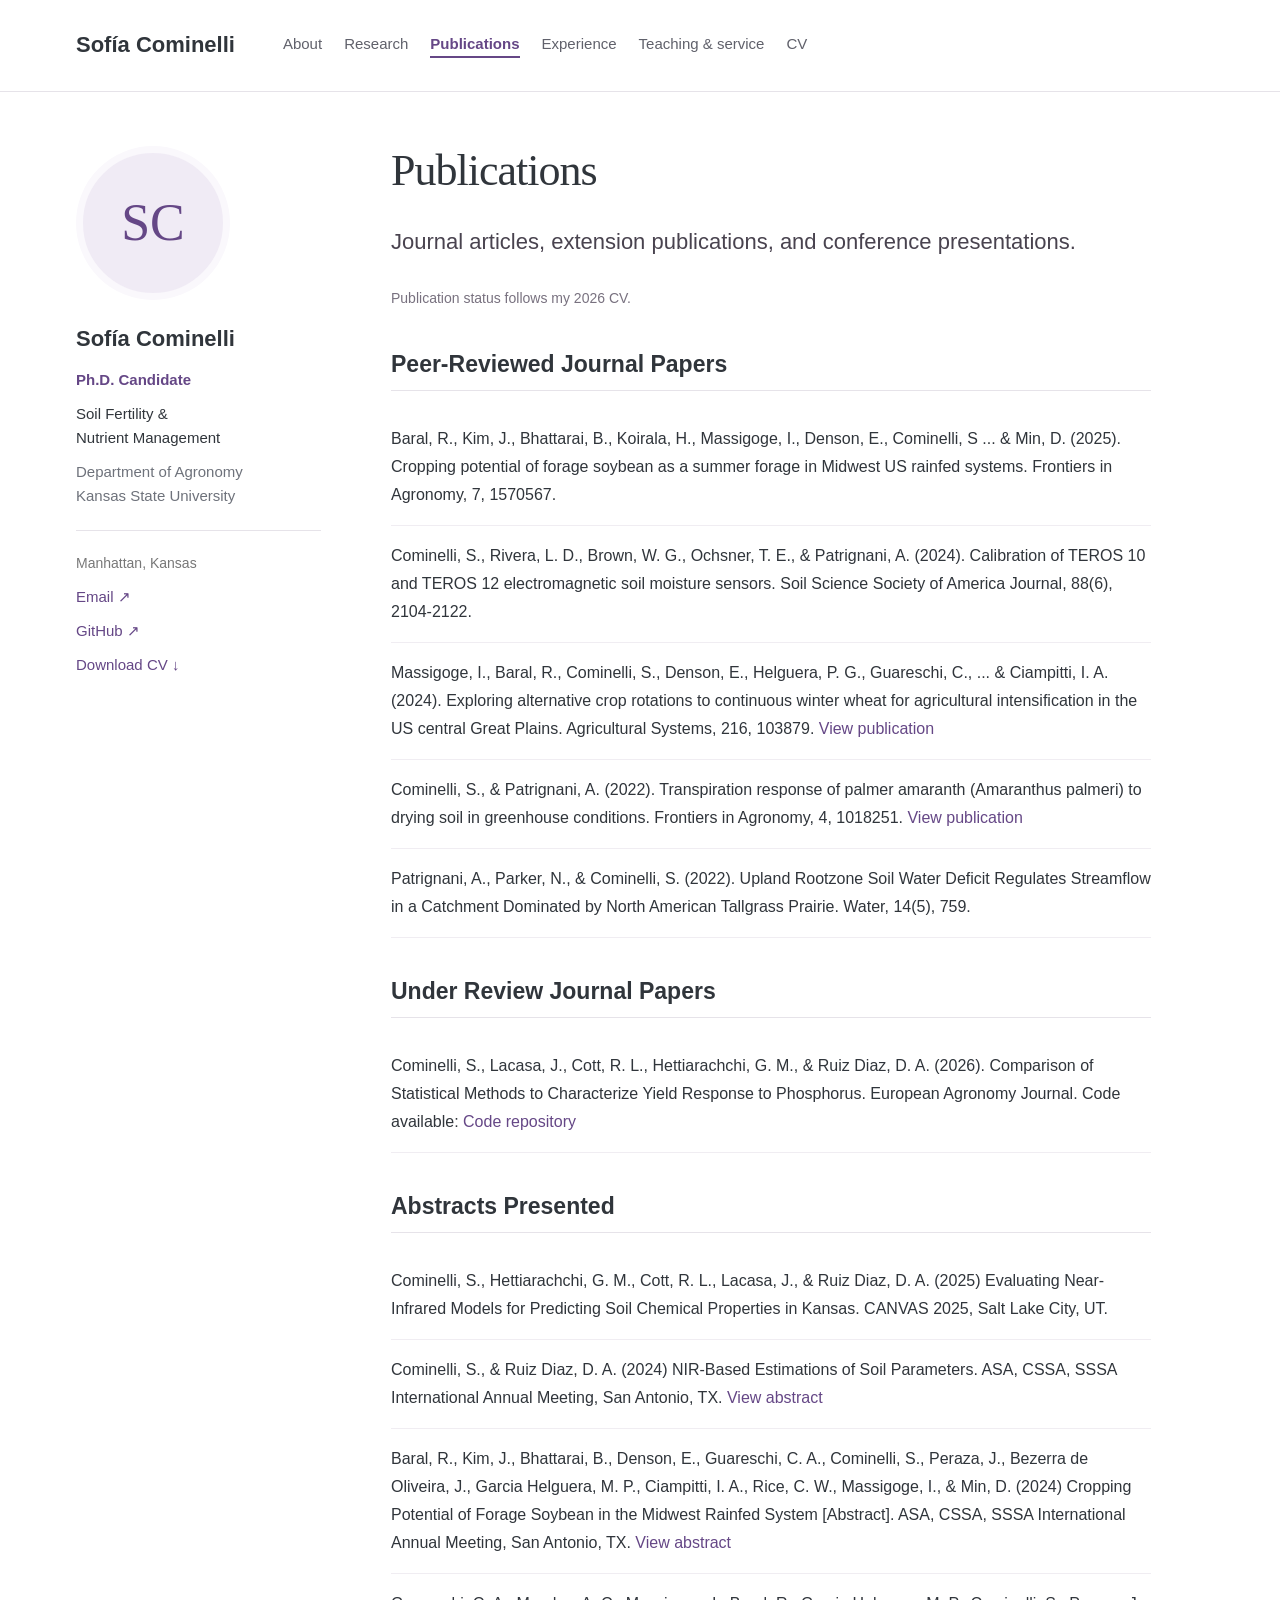
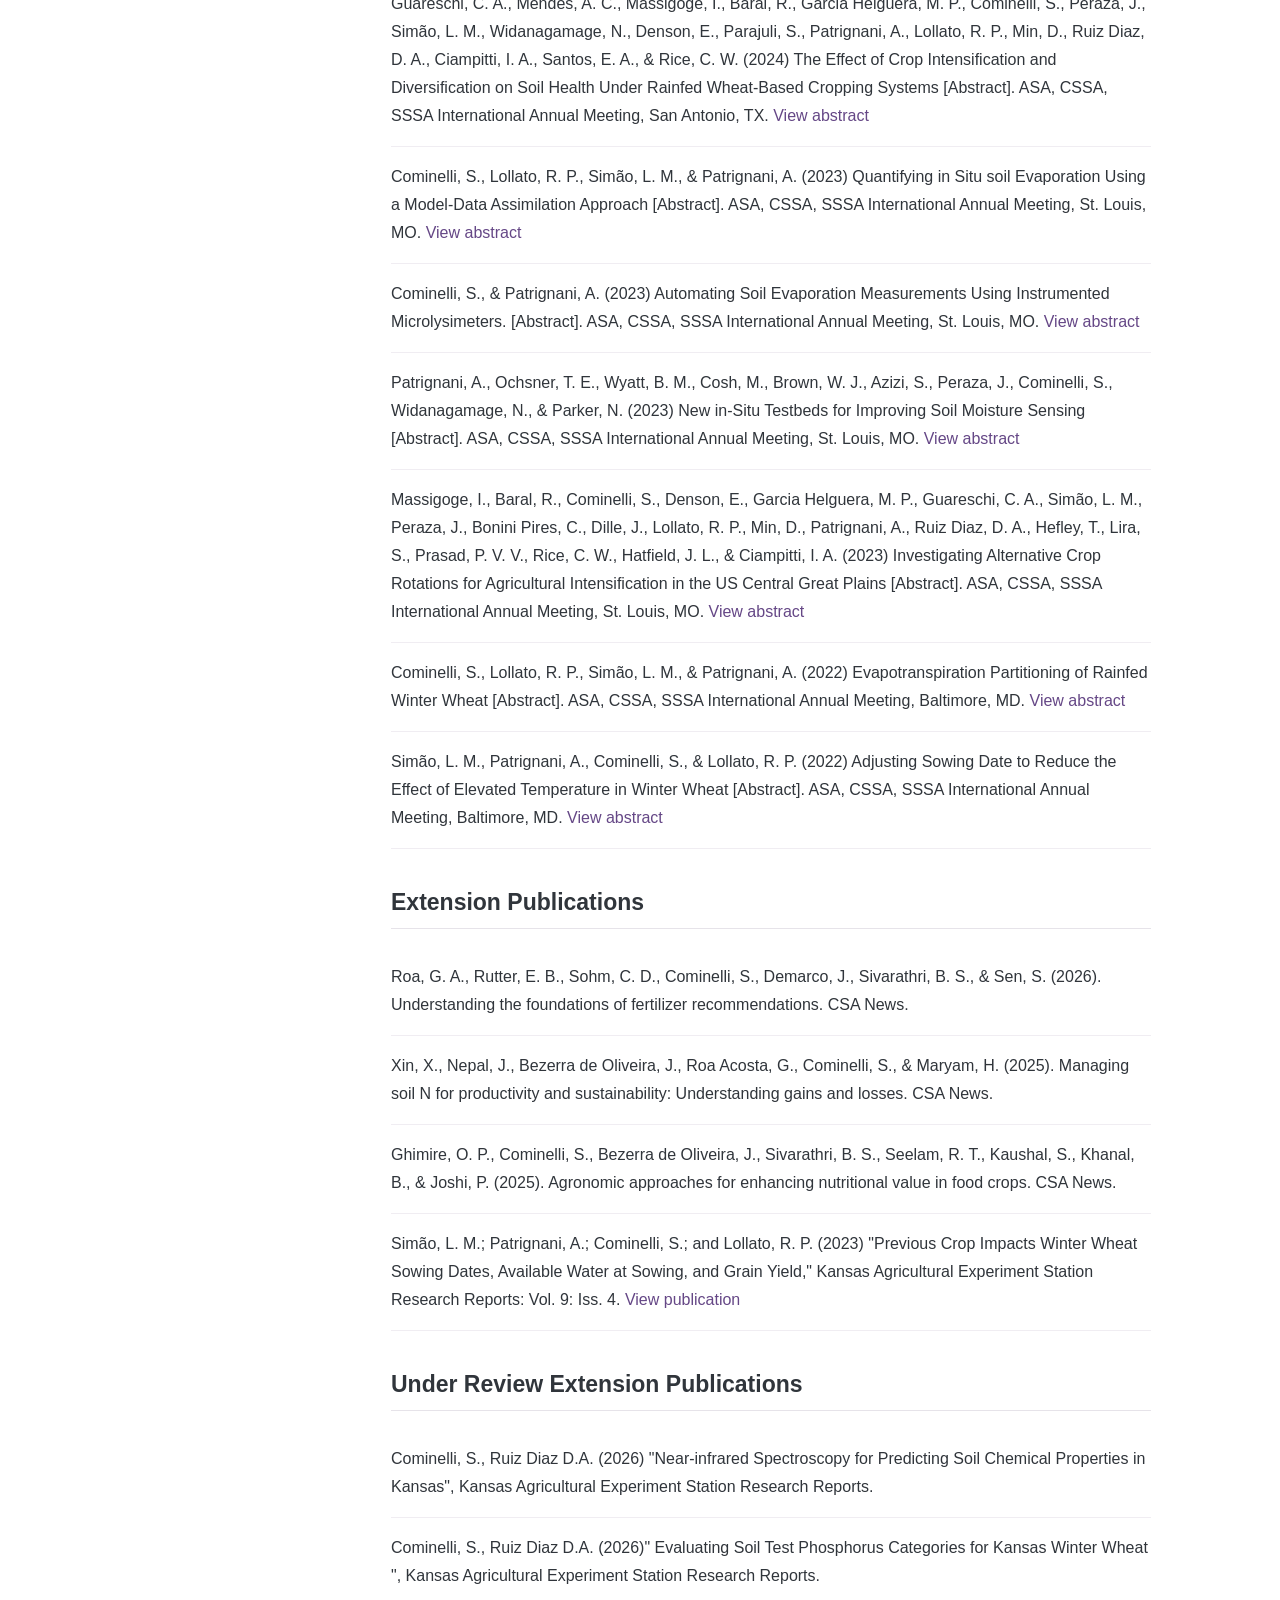
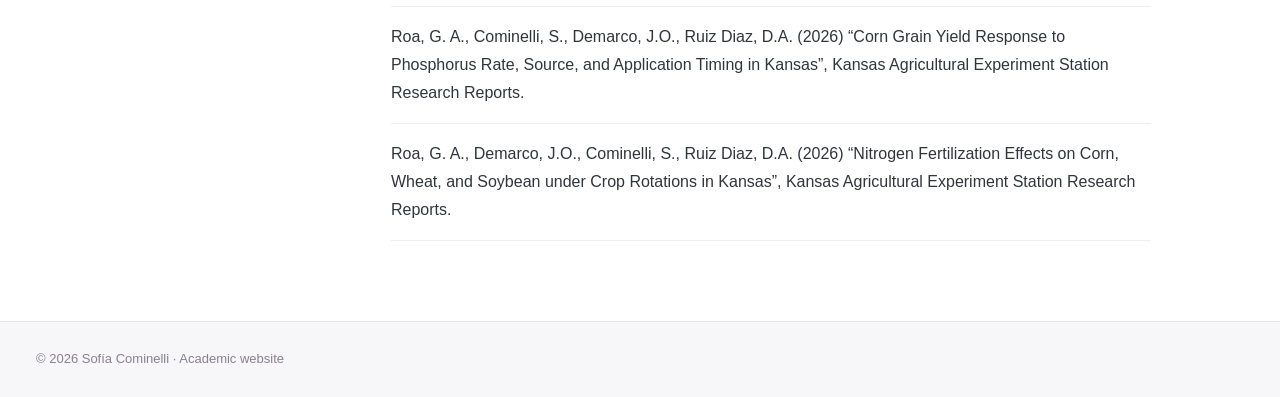
<file: publications.html>
<!doctype html>
<html lang="en"><head><meta charset="utf-8"><meta name="viewport" content="width=device-width,initial-scale=1"><title>Publications — Sofía Cominelli</title><meta name="description" content="Sofía Cominelli — Ph.D. candidate in Agronomy at Kansas State University. Research in soil fertility, nutrient management, and quantitative methods."><link rel="stylesheet" href="assets/style.css"></head><body><a class="skip" href="#main">Skip to content</a><header><div class="top"><a class="brand" href="index.html">Sofía Cominelli</a><nav aria-label="Main navigation"><a href="index.html">About</a><a href="research.html">Research</a><a href="publications.html" aria-current="page">Publications</a><a href="experience.html">Experience</a><a href="teaching.html">Teaching & service</a><a href="cv.html">CV</a></nav></div></header><div class="layout"><aside><div class="monogram" aria-hidden="true">SC</div><h2>Sofía Cominelli</h2><p class="role">Ph.D. Candidate</p><p>Soil Fertility &amp;<br>Nutrient Management</p><p class="affiliation">Department of Agronomy<br>Kansas State University</p><div class="contact"><span>Manhattan, Kansas</span><a href="mailto:scominelli@ksu.edu">Email ↗</a><a href="https://github.com/SCominelli">GitHub ↗</a><a href="assets/CV_Sofia_Cominelli.pdf">Download CV ↓</a></div></aside><main id="main"><h1>Publications</h1><p class="intro">Journal articles, extension publications, and conference presentations.</p><p class="note">Publication status follows my 2026 CV.</p><h2>Peer-Reviewed Journal Papers</h2><p class="entry">Baral, R., Kim, J., Bhattarai, B., Koirala, H., Massigoge, I., Denson, E., Cominelli, S ... &amp; Min, D. (2025). Cropping potential of forage soybean as a summer forage in Midwest US rainfed systems. Frontiers in Agronomy, 7, 1570567.</p><p class="entry">Cominelli, S., Rivera, L. D., Brown, W. G., Ochsner, T. E., &amp; Patrignani, A. (2024). Calibration of TEROS 10 and TEROS 12 electromagnetic soil moisture sensors. Soil Science Society of America Journal, 88(6), 2104-2122.</p><p class="entry">Massigoge, I., Baral, R., Cominelli, S., Denson, E., Helguera, P. G., Guareschi, C., ... &amp; Ciampitti, I. A. (2024). Exploring alternative crop rotations to continuous winter wheat for agricultural intensification in the US central Great Plains. Agricultural Systems, 216, 103879. <a href="https://doi.org/10.1016/j.agsy.2024.103879">View publication</a></p><p class="entry">Cominelli, S., &amp; Patrignani, A. (2022). Transpiration response of palmer amaranth (Amaranthus palmeri) to drying soil in greenhouse conditions. Frontiers in Agronomy, 4, 1018251. <a href="https://doi.org/10.3389/fagro.2022.1018251">View publication</a></p><p class="entry">Patrignani, A., Parker, N., &amp; Cominelli, S. (2022). Upland Rootzone Soil Water Deficit Regulates Streamflow in a Catchment Dominated by North American Tallgrass Prairie. Water, 14(5), 759.</p><h2>Under Review Journal Papers</h2><p class="entry">Cominelli, S., Lacasa, J., Cott, R. L., Hettiarachchi, G. M., &amp; Ruiz Diaz, D. A. (2026). Comparison of Statistical Methods to Characterize Yield Response to Phosphorus. European Agronomy Journal. Code available: <a href="https://github.com/SCominelli/Comparison-of-Statistical-Methods-to-Characterize-Yield-Response-to-Phosphorus-Simulation-Code">Code repository</a></p><h2>Abstracts Presented</h2><p class="entry">Cominelli, S., Hettiarachchi, G. M., Cott, R. L., Lacasa, J., &amp; Ruiz Diaz, D. A. (2025) Evaluating Near-Infrared Models for Predicting Soil Chemical Properties in Kansas. CANVAS 2025, Salt Lake City, UT.</p><p class="entry">Cominelli, S., &amp; Ruiz Diaz, D. A. (2024) NIR-Based Estimations of Soil Parameters. ASA, CSSA, SSSA International Annual Meeting, San Antonio, TX. <a href="https://scisoc.confex.com/scisoc/2024am/meetingapp.cgi/Paper/160540">View abstract</a></p><p class="entry">Baral, R., Kim, J., Bhattarai, B., Denson, E., Guareschi, C. A., Cominelli, S., Peraza, J., Bezerra de Oliveira, J., Garcia Helguera, M. P., Ciampitti, I. A., Rice, C. W., Massigoge, I., &amp; Min, D. (2024) Cropping Potential of Forage Soybean in the Midwest Rainfed System [Abstract]. ASA, CSSA, SSSA International Annual Meeting, San Antonio, TX. <a href="https://scisoc.confex.com/scisoc/2024am/meetingapp.cgi/Paper/160500">View abstract</a></p><p class="entry">Guareschi, C. A., Mendes, A. C., Massigoge, I., Baral, R., Garcia Helguera, M. P., Cominelli, S., Peraza, J., Simão, L. M., Widanagamage, N., Denson, E., Parajuli, S., Patrignani, A., Lollato, R. P., Min, D., Ruiz Diaz, D. A., Ciampitti, I. A., Santos, E. A., &amp; Rice, C. W. (2024) The Effect of Crop Intensification and Diversification on Soil Health Under Rainfed Wheat-Based Cropping Systems [Abstract]. ASA, CSSA, SSSA International Annual Meeting, San Antonio, TX. <a href="https://scisoc.confex.com/scisoc/2024am/meetingapp.cgi/Paper/158835">View abstract</a></p><p class="entry">Cominelli, S., Lollato, R. P., Simão, L. M., &amp; Patrignani, A. (2023) Quantifying in Situ soil Evaporation Using a Model-Data Assimilation Approach [Abstract]. ASA, CSSA, SSSA International Annual Meeting, St. Louis, MO. <a href="https://scisoc.confex.com/scisoc/2023am/meetingapp.cgi/Paper/150908">View abstract</a></p><p class="entry">Cominelli, S., &amp; Patrignani, A. (2023) Automating Soil Evaporation Measurements Using Instrumented Microlysimeters. [Abstract]. ASA, CSSA, SSSA International Annual Meeting, St. Louis, MO. <a href="https://scisoc.confex.com/scisoc/2023am/meetingapp.cgi/Paper/150968">View abstract</a></p><p class="entry">Patrignani, A., Ochsner, T. E., Wyatt, B. M., Cosh, M., Brown, W. J., Azizi, S., Peraza, J., Cominelli, S., Widanagamage, N., &amp; Parker, N. (2023) New in-Situ Testbeds for Improving Soil Moisture Sensing [Abstract]. ASA, CSSA, SSSA International Annual Meeting, St. Louis, MO. <a href="https://scisoc.confex.com/scisoc/2023am/meetingapp.cgi/Paper/152761">View abstract</a></p><p class="entry">Massigoge, I., Baral, R., Cominelli, S., Denson, E., Garcia Helguera, M. P., Guareschi, C. A., Simão, L. M., Peraza, J., Bonini Pires, C., Dille, J., Lollato, R. P., Min, D., Patrignani, A., Ruiz Diaz, D. A., Hefley, T., Lira, S., Prasad, P. V. V., Rice, C. W., Hatfield, J. L., &amp; Ciampitti, I. A. (2023) Investigating Alternative Crop Rotations for Agricultural Intensification in the US Central Great Plains [Abstract]. ASA, CSSA, SSSA International Annual Meeting, St. Louis, MO. <a href="https://scisoc.confex.com/scisoc/2023am/meetingapp.cgi/Paper/148585">View abstract</a></p><p class="entry">Cominelli, S., Lollato, R. P., Simão, L. M., &amp; Patrignani, A. (2022) Evapotranspiration Partitioning of Rainfed Winter Wheat [Abstract]. ASA, CSSA, SSSA International Annual Meeting, Baltimore, MD. <a href="https://scisoc.confex.com/scisoc/2022am/meetingapp.cgi/Paper/143295">View abstract</a></p><p class="entry">Simão, L. M., Patrignani, A., Cominelli, S., &amp; Lollato, R. P. (2022) Adjusting Sowing Date to Reduce the Effect of Elevated Temperature in Winter Wheat [Abstract]. ASA, CSSA, SSSA International Annual Meeting, Baltimore, MD. <a href="https://scisoc.confex.com/scisoc/2022am/meetingapp.cgi/Paper/141850">View abstract</a></p><h2>Extension Publications</h2><p class="entry">Roa, G. A., Rutter, E. B., Sohm, C. D., Cominelli, S., Demarco, J., Sivarathri, B. S., &amp; Sen, S. (2026). Understanding the foundations of fertilizer recommendations. CSA News.</p><p class="entry">Xin, X., Nepal, J., Bezerra de Oliveira, J., Roa Acosta, G., Cominelli, S., &amp; Maryam, H. (2025). Managing soil N for productivity and sustainability: Understanding gains and losses. CSA News.</p><p class="entry">Ghimire, O. P., Cominelli, S., Bezerra de Oliveira, J., Sivarathri, B. S., Seelam, R. T., Kaushal, S., Khanal, B., &amp; Joshi, P. (2025). Agronomic approaches for enhancing nutritional value in food crops. CSA News.</p><p class="entry">Simão, L. M.; Patrignani, A.; Cominelli, S.; and Lollato, R. P. (2023) &quot;Previous Crop Impacts Winter Wheat Sowing Dates, Available Water at Sowing, and Grain Yield,&quot; Kansas Agricultural Experiment Station Research Reports: Vol. 9: Iss. 4. <a href="https://doi.org/10.4148/2378-5977.8473">View publication</a></p><h2>Under Review Extension Publications</h2><p class="entry">Cominelli, S., Ruiz Diaz D.A. (2026) &quot;Near-infrared Spectroscopy for Predicting Soil Chemical Properties in Kansas&quot;, Kansas Agricultural Experiment Station Research Reports.</p><p class="entry">Cominelli, S., Ruiz Diaz D.A. (2026)&quot; Evaluating Soil Test Phosphorus Categories for Kansas Winter Wheat &quot;, Kansas Agricultural Experiment Station Research Reports.</p><p class="entry">Roa, G. A., Cominelli, S., Demarco, J.O., Ruiz Diaz, D.A. (2026) “Corn Grain Yield Response to Phosphorus Rate, Source, and Application Timing in Kansas”, Kansas Agricultural Experiment Station Research Reports.</p><p class="entry">Roa, G. A., Demarco, J.O., Cominelli, S., Ruiz Diaz, D.A. (2026) “Nitrogen Fertilization Effects on Corn, Wheat, and Soybean under Crop Rotations in Kansas”, Kansas Agricultural Experiment Station Research Reports.</p></main></div><footer>© 2026 Sofía Cominelli · Academic website</footer></body></html>
</file>
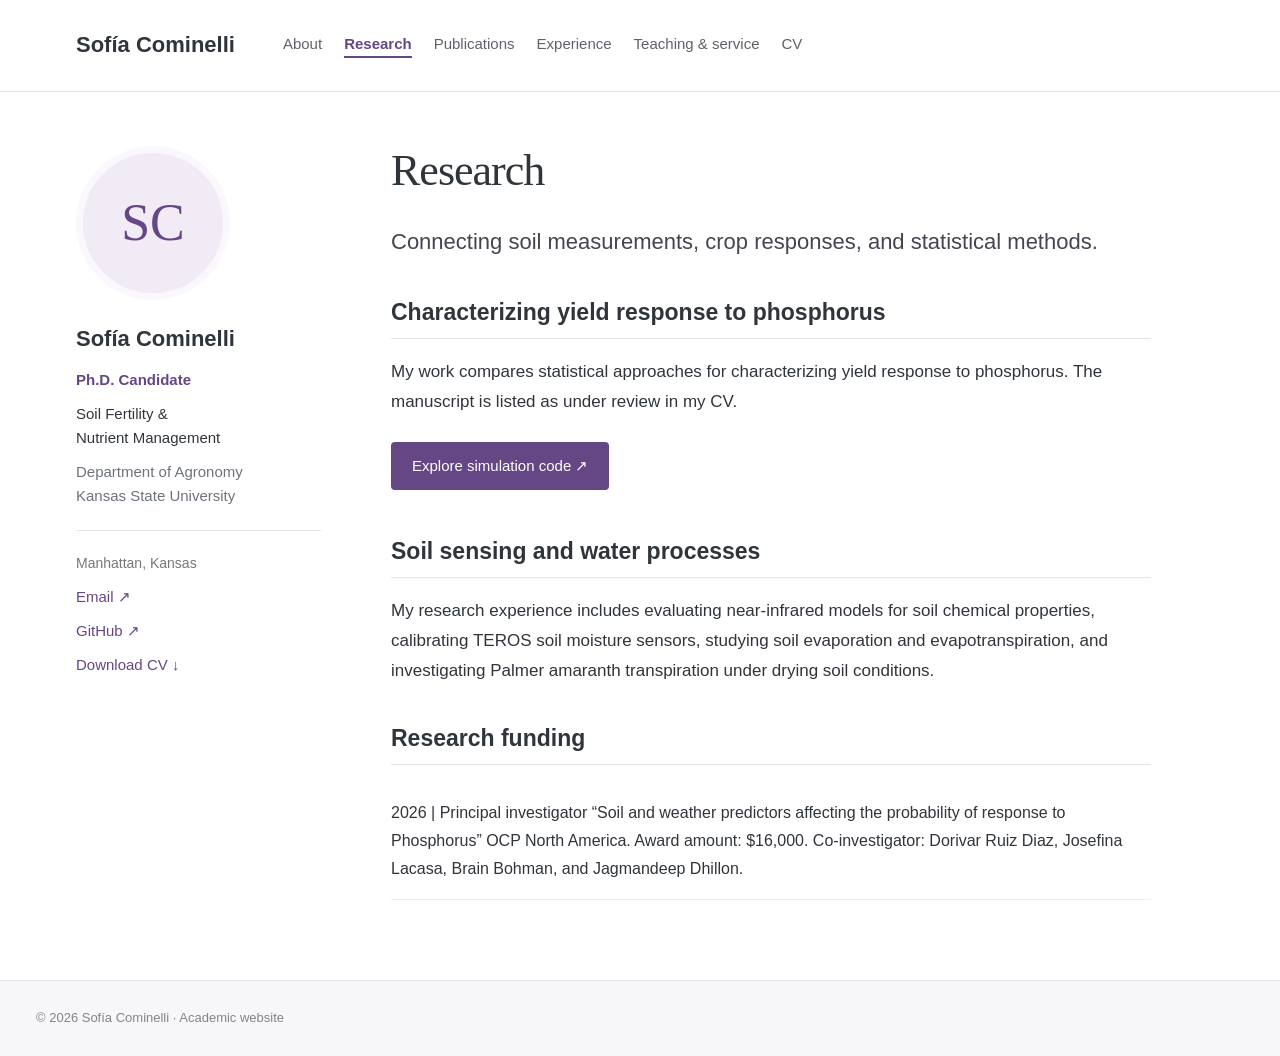
<file: research.html>
<!doctype html>
<html lang="en"><head><meta charset="utf-8"><meta name="viewport" content="width=device-width,initial-scale=1"><title>Research — Sofía Cominelli</title><meta name="description" content="Sofía Cominelli — Ph.D. candidate in Agronomy at Kansas State University. Research in soil fertility, nutrient management, and quantitative methods."><link rel="stylesheet" href="assets/style.css"></head><body><a class="skip" href="#main">Skip to content</a><header><div class="top"><a class="brand" href="index.html">Sofía Cominelli</a><nav aria-label="Main navigation"><a href="index.html">About</a><a href="research.html" aria-current="page">Research</a><a href="publications.html">Publications</a><a href="experience.html">Experience</a><a href="teaching.html">Teaching & service</a><a href="cv.html">CV</a></nav></div></header><div class="layout"><aside><div class="monogram" aria-hidden="true">SC</div><h2>Sofía Cominelli</h2><p class="role">Ph.D. Candidate</p><p>Soil Fertility &amp;<br>Nutrient Management</p><p class="affiliation">Department of Agronomy<br>Kansas State University</p><div class="contact"><span>Manhattan, Kansas</span><a href="mailto:scominelli@ksu.edu">Email ↗</a><a href="https://github.com/SCominelli">GitHub ↗</a><a href="assets/CV_Sofia_Cominelli.pdf">Download CV ↓</a></div></aside><main id="main"><h1>Research</h1><p class="intro">Connecting soil measurements, crop responses, and statistical methods.</p><h2>Characterizing yield response to phosphorus</h2><p>My work compares statistical approaches for characterizing yield response to phosphorus. The manuscript is listed as under review in my CV.</p><a class="button" href="https://github.com/SCominelli/Comparison-of-Statistical-Methods-to-Characterize-Yield-Response-to-Phosphorus-Simulation-Code">Explore simulation code ↗</a><h2>Soil sensing and water processes</h2><p>My research experience includes evaluating near-infrared models for soil chemical properties, calibrating TEROS soil moisture sensors, studying soil evaporation and evapotranspiration, and investigating Palmer amaranth transpiration under drying soil conditions.</p><h2>Research funding</h2><p class="entry">2026 | Principal investigator “Soil and weather predictors affecting the probability of response to Phosphorus” OCP North America. Award amount: $16,000. Co-investigator: Dorivar Ruiz Diaz, Josefina Lacasa, Brain Bohman, and Jagmandeep Dhillon.</p></main></div><footer>© 2026 Sofía Cominelli · Academic website</footer></body></html>
</file>
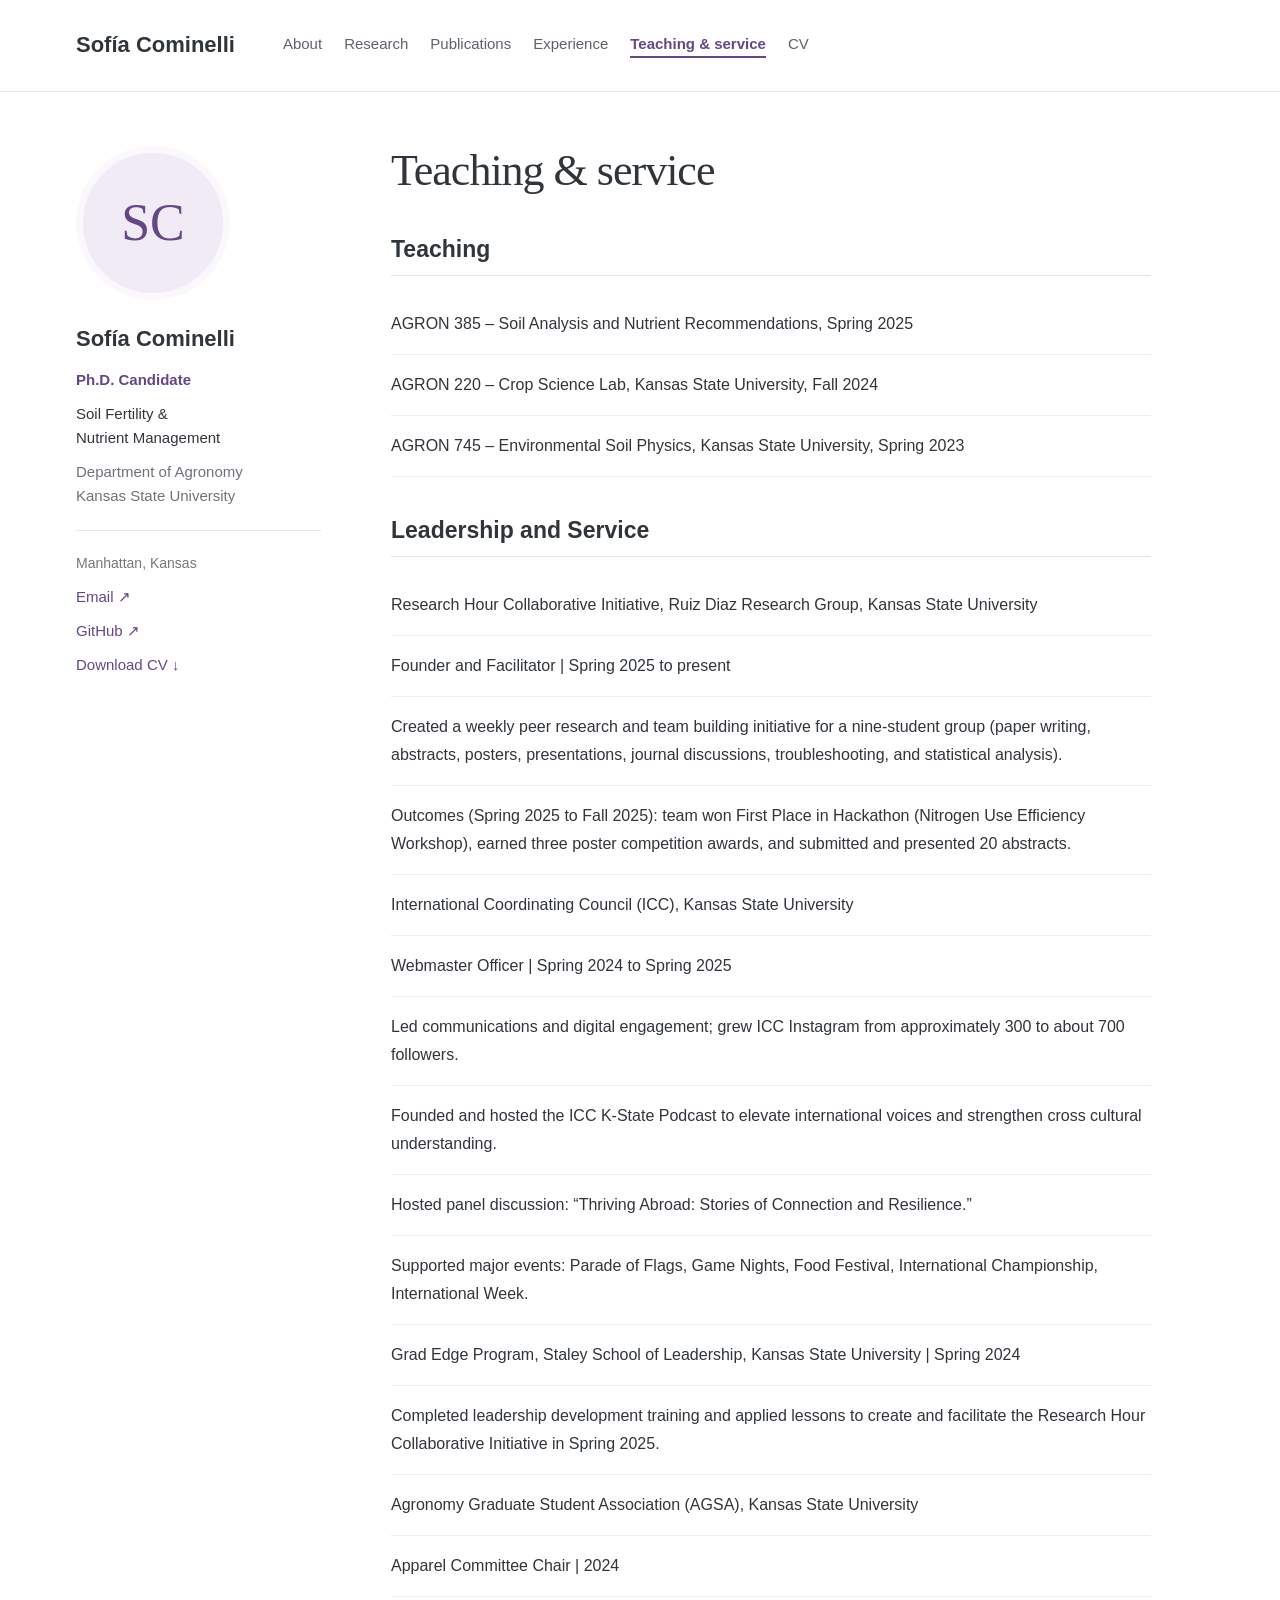
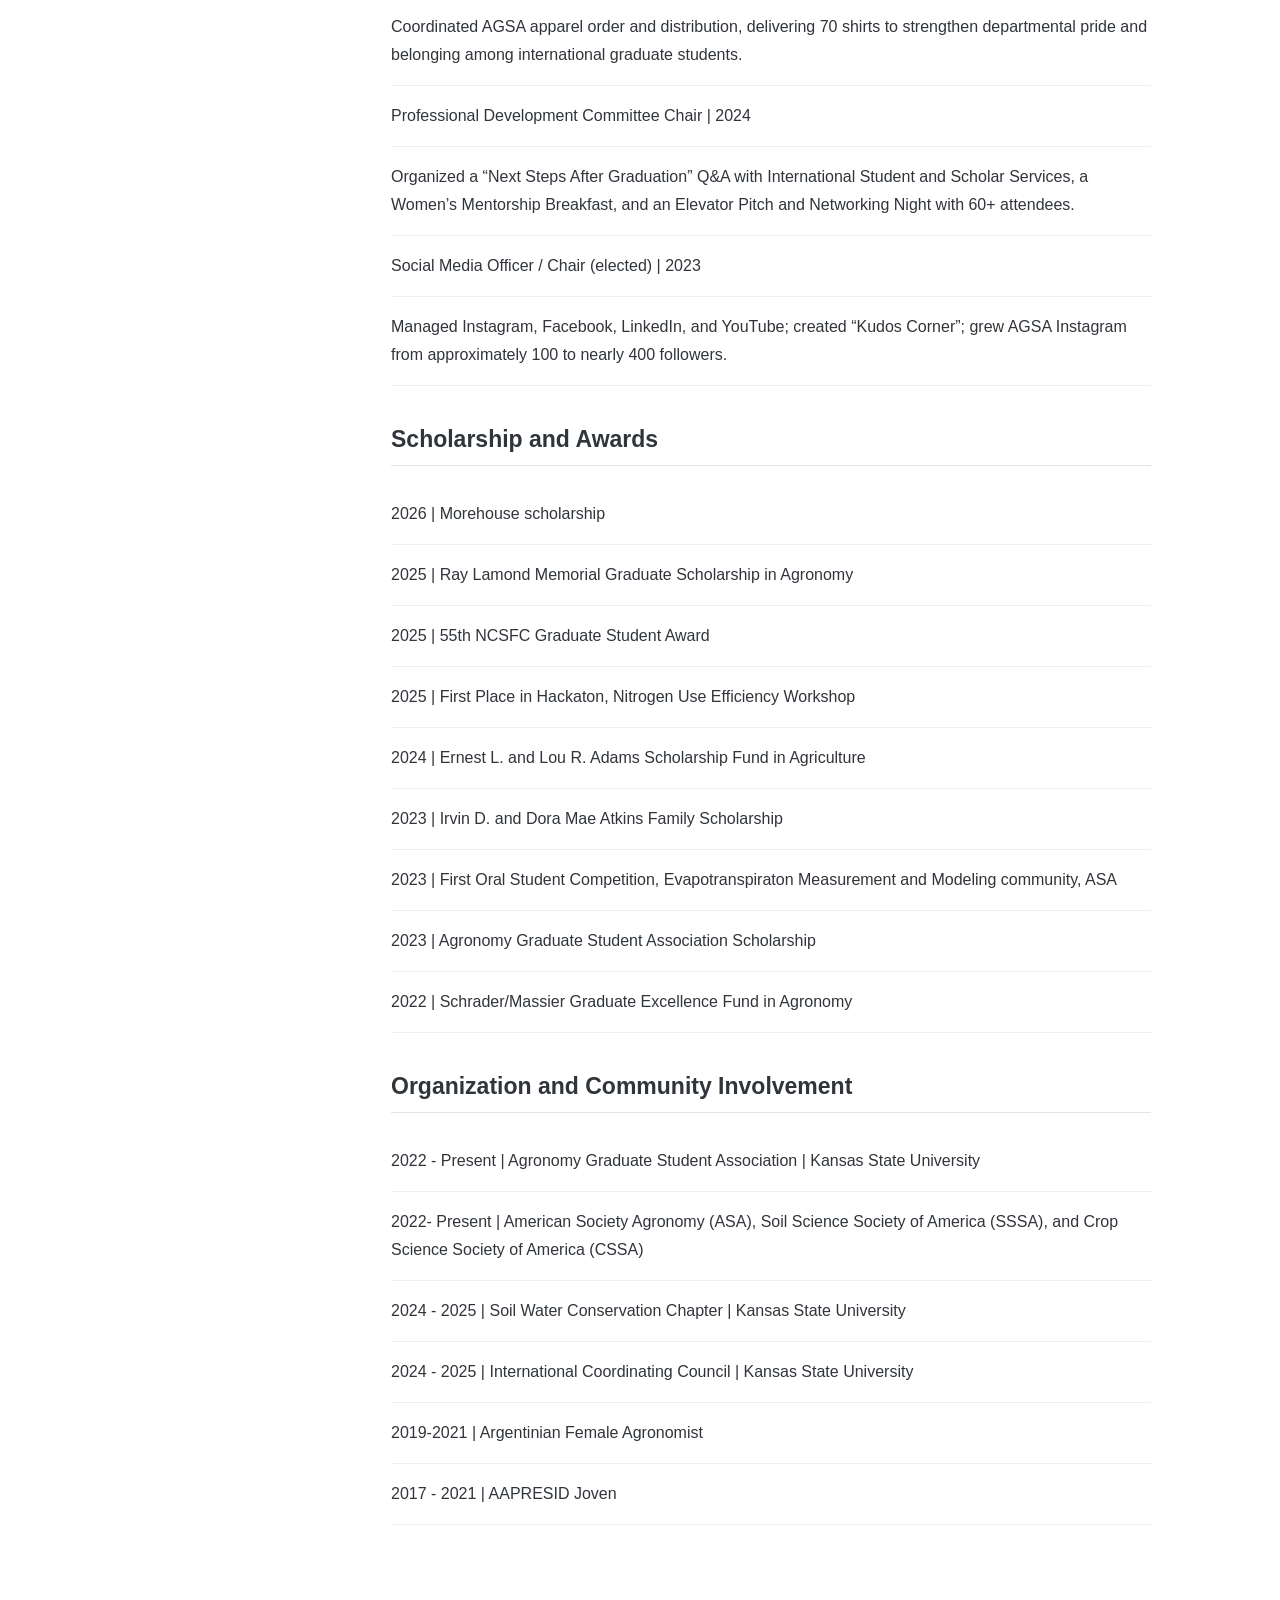
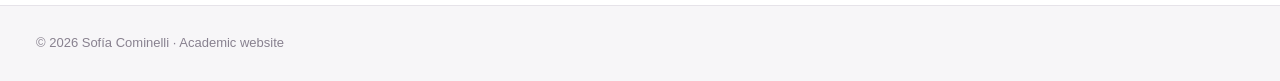
<file: teaching.html>
<!doctype html>
<html lang="en"><head><meta charset="utf-8"><meta name="viewport" content="width=device-width,initial-scale=1"><title>Teaching & service — Sofía Cominelli</title><meta name="description" content="Sofía Cominelli — Ph.D. candidate in Agronomy at Kansas State University. Research in soil fertility, nutrient management, and quantitative methods."><link rel="stylesheet" href="assets/style.css"></head><body><a class="skip" href="#main">Skip to content</a><header><div class="top"><a class="brand" href="index.html">Sofía Cominelli</a><nav aria-label="Main navigation"><a href="index.html">About</a><a href="research.html">Research</a><a href="publications.html">Publications</a><a href="experience.html">Experience</a><a href="teaching.html" aria-current="page">Teaching & service</a><a href="cv.html">CV</a></nav></div></header><div class="layout"><aside><div class="monogram" aria-hidden="true">SC</div><h2>Sofía Cominelli</h2><p class="role">Ph.D. Candidate</p><p>Soil Fertility &amp;<br>Nutrient Management</p><p class="affiliation">Department of Agronomy<br>Kansas State University</p><div class="contact"><span>Manhattan, Kansas</span><a href="mailto:scominelli@ksu.edu">Email ↗</a><a href="https://github.com/SCominelli">GitHub ↗</a><a href="assets/CV_Sofia_Cominelli.pdf">Download CV ↓</a></div></aside><main id="main"><h1>Teaching & service</h1><h2>Teaching</h2><p class="entry">AGRON 385 – Soil Analysis and Nutrient Recommendations, Spring 2025</p><p class="entry">AGRON 220 – Crop Science Lab, Kansas State University, Fall 2024</p><p class="entry">AGRON 745 – Environmental Soil Physics, Kansas State University, Spring 2023</p><h2>Leadership and Service</h2><p class="entry">Research Hour Collaborative Initiative, Ruiz Diaz Research Group, Kansas State University</p><p class="entry">Founder and Facilitator | Spring 2025 to present</p><p class="entry">Created a weekly peer research and team building initiative for a nine-student group (paper writing, abstracts, posters, presentations, journal discussions, troubleshooting, and statistical analysis).</p><p class="entry">Outcomes (Spring 2025 to Fall 2025): team won First Place in Hackathon (Nitrogen Use Efficiency Workshop), earned three poster competition awards, and submitted and presented 20 abstracts.</p><p class="entry">International Coordinating Council (ICC), Kansas State University</p><p class="entry">Webmaster Officer | Spring 2024 to Spring 2025</p><p class="entry">Led communications and digital engagement; grew ICC Instagram from approximately 300 to about 700 followers.</p><p class="entry">Founded and hosted the ICC K-State Podcast to elevate international voices and strengthen cross cultural understanding.</p><p class="entry">Hosted panel discussion: “Thriving Abroad: Stories of Connection and Resilience.”</p><p class="entry">Supported major events: Parade of Flags, Game Nights, Food Festival, International Championship, International Week.</p><p class="entry">Grad Edge Program, Staley School of Leadership, Kansas State University | Spring 2024</p><p class="entry">Completed leadership development training and applied lessons to create and facilitate the Research Hour Collaborative Initiative in Spring 2025.</p><p class="entry">Agronomy Graduate Student Association (AGSA), Kansas State University</p><p class="entry">Apparel Committee Chair | 2024</p><p class="entry">Coordinated AGSA apparel order and distribution, delivering 70 shirts to strengthen departmental pride and belonging among international graduate students.</p><p class="entry">Professional Development Committee Chair | 2024</p><p class="entry">Organized a “Next Steps After Graduation” Q&amp;A with International Student and Scholar Services, a Women’s Mentorship Breakfast, and an Elevator Pitch and Networking Night with 60+ attendees.</p><p class="entry">Social Media Officer / Chair (elected) | 2023</p><p class="entry">Managed Instagram, Facebook, LinkedIn, and YouTube; created “Kudos Corner”; grew AGSA Instagram from approximately 100 to nearly 400 followers.</p><h2>Scholarship and Awards</h2><p class="entry">2026 | Morehouse scholarship</p><p class="entry">2025 | Ray Lamond Memorial Graduate Scholarship in Agronomy</p><p class="entry">2025 | 55th NCSFC Graduate Student Award</p><p class="entry">2025 | First Place in Hackaton, Nitrogen Use Efficiency Workshop</p><p class="entry">2024 | Ernest L. and Lou R. Adams Scholarship Fund in Agriculture</p><p class="entry">2023 | Irvin D. and Dora Mae Atkins Family Scholarship</p><p class="entry">2023 | First Oral Student Competition, Evapotranspiraton Measurement and Modeling community, ASA</p><p class="entry">2023 | Agronomy Graduate Student Association Scholarship</p><p class="entry">2022 | Schrader/Massier Graduate Excellence Fund in Agronomy</p><h2>Organization and Community Involvement</h2><p class="entry">2022 - Present | Agronomy Graduate Student Association | Kansas State University</p><p class="entry">2022- Present | American Society Agronomy (ASA), Soil Science Society of America (SSSA), and Crop Science Society of America (CSSA)</p><p class="entry">2024 - 2025 | Soil Water Conservation Chapter | Kansas State University</p><p class="entry">2024 - 2025 | International Coordinating Council | Kansas State University</p><p class="entry">2019-2021 | Argentinian Female Agronomist</p><p class="entry">2017 - 2021 | AAPRESID Joven</p></main></div><footer>© 2026 Sofía Cominelli · Academic website</footer></body></html>
</file>
<file: assets/style.css>
*{box-sizing:border-box}html{scroll-behavior:smooth}body{margin:0;color:#30353b;background:#fff;font:17px/1.75 -apple-system,BlinkMacSystemFont,"Segoe UI",Arial,sans-serif}a{color:#654786;text-decoration:none}a:hover{text-decoration:underline}a:focus-visible{outline:3px solid #947ab2;outline-offset:4px}header{border-bottom:1px solid #e6e3e9;background:#fff}.top{max-width:1200px;margin:auto;display:flex;align-items:center;gap:48px;padding:26px 36px}.brand{font-size:22px;font-weight:750;color:#30353b;white-space:nowrap}nav{display:flex;flex-wrap:wrap;gap:22px}nav a{font-size:15px;color:#60616b;line-height:1.6}nav a[aria-current]{color:#654786;font-weight:700;border-bottom:2px solid #654786}.layout{max-width:1200px;margin:0 auto;display:grid;grid-template-columns:245px minmax(0,1fr);gap:70px;padding:54px 36px 80px}aside{font-size:15px;align-self:start;position:sticky;top:30px}.monogram{height:154px;width:154px;border-radius:50%;display:grid;place-items:center;background:#f0ebf5;color:#654786;font-family:Georgia,serif;font-size:52px;border:7px solid #faf8fc}aside h2{font-size:22px;margin:20px 0 2px}aside p{margin:10px 0;line-height:1.6}.role{color:#654786;font-weight:600}.affiliation{color:#6e727b}.contact{display:grid;gap:8px;border-top:1px solid #e6e3e9;padding-top:20px;margin-top:22px}.contact span{color:#777;font-size:14px}main{max-width:760px;min-height:65vh}h1{font-family:Georgia,"Times New Roman",serif;letter-spacing:-1px;line-height:1.15;font-weight:normal;font-size:44px;margin:0 0 28px}main h2{font-size:23px;margin:38px 0 18px;line-height:1.35;border-bottom:1px solid #e6e3e9;padding-bottom:10px}.intro{font-size:22px;line-height:1.6;color:#49434f;margin-bottom:27px}.eyebrow{text-transform:uppercase;font-size:11px;letter-spacing:1.8px;font-weight:600;color:#826799;margin:0 0 18px}.entry{font-size:16px;overflow-wrap:anywhere;margin:0;padding:16px 0;border-bottom:1px solid #f0edf2}.note{color:#78717f;font-size:14px}.button{display:inline-block;background:#654786;color:white;padding:11px 21px;border-radius:4px;font-size:15px;margin:8px 0}.button:hover{background:#50356d;text-decoration:none}.interests{padding-left:23px}.interests li{padding:3px 0}footer{background:#f7f6f8;border-top:1px solid #e6e3e9;color:#88818f;font-size:13px;padding:26px 36px}.skip{position:absolute;left:10px;top:-100px;background:white;padding:8px;z-index:10}.skip:focus{top:10px}@media(max-width:900px){.top{gap:20px;align-items:flex-start;flex-direction:column}.layout{gap:35px;grid-template-columns:210px 1fr}}@media(max-width:650px){.top{padding:21px 23px}nav{gap:12px 20px}.layout{display:block;padding:30px 23px 60px}aside{position:static;border-bottom:1px solid #e6e3e9;padding-bottom:25px;margin-bottom:36px}.monogram{width:90px;height:90px;font-size:33px;float:left;margin-right:20px}aside h2{padding-top:6px;margin-top:0}.contact{clear:both;display:flex;flex-wrap:wrap;gap:12px 20px}.contact span{width:100%}h1{font-size:36px}.intro{font-size:20px}.eyebrow{line-height:1.9}}@media print{header,aside,footer,.button,.skip{display:none}.layout{display:block;padding:0}main{max-width:none}body{font-size:11pt}.entry{font-size:10pt}h1{font-size:24pt}main h2{break-after:avoid}.entry{break-inside:avoid}a{color:inherit}}
</file>
